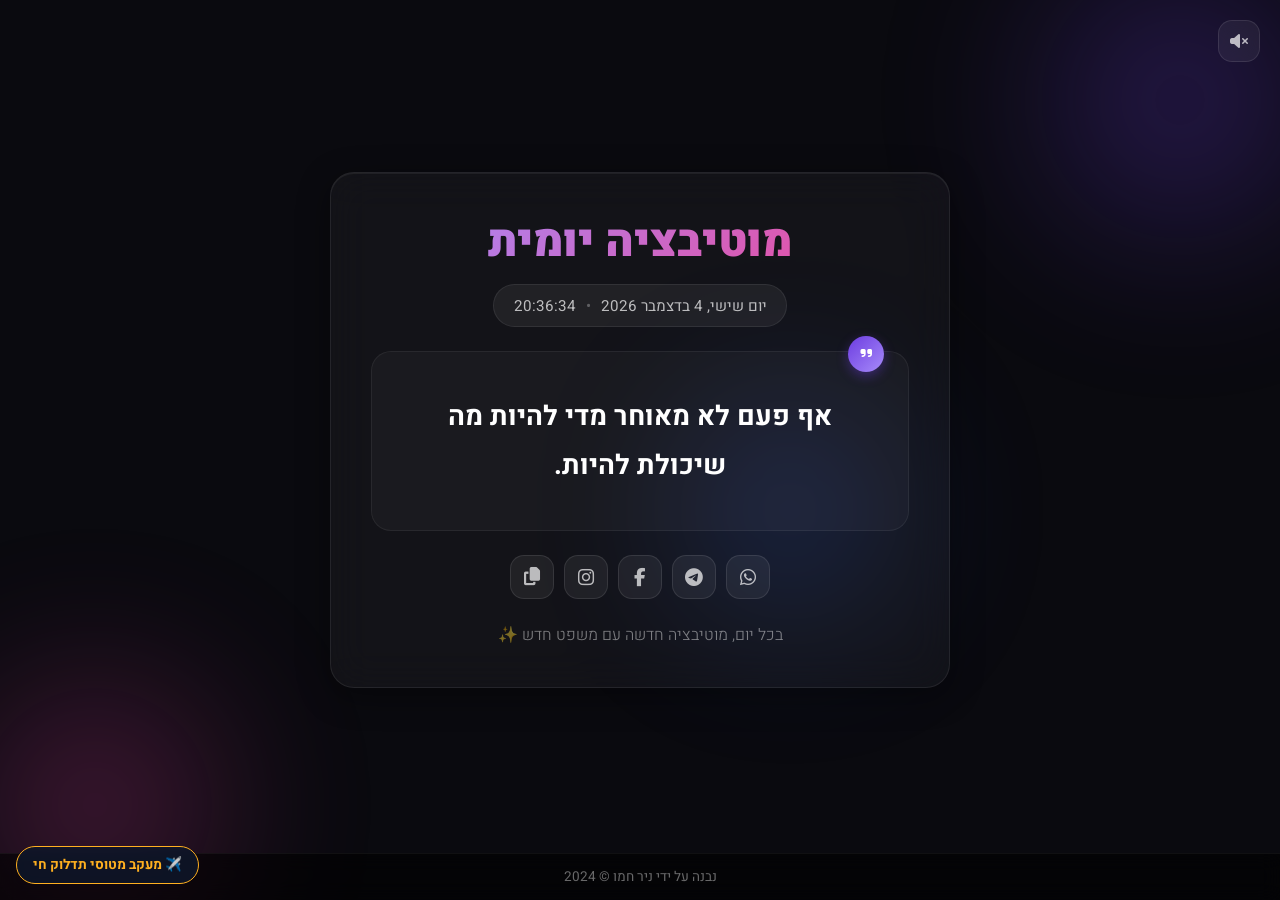
<file: index.html>
<!DOCTYPE html>
<html dir="rtl" lang="he">
<head>
    <meta charset="UTF-8">
    <meta name="viewport" content="width=device-width, initial-scale=1.0">
    <title>משפטי מוטיבציה יומיים</title>
    <link rel="stylesheet" href="style.css">
    <link rel="stylesheet" href="https://cdnjs.cloudflare.com/ajax/libs/font-awesome/6.5.1/css/all.min.css">
    <link href="https://fonts.googleapis.com/css2?family=Heebo:wght@300;400;700;900&display=swap" rel="stylesheet">
</head>
<body>
    <div class="bg-animation">
        <div class="orb orb-1"></div>
        <div class="orb orb-2"></div>
        <div class="orb orb-3"></div>
    </div>

    <div class="music-controls">
        <button id="toggleMusic" title="מוזיקה"><i class="fas fa-volume-up"></i></button>
    </div>

    <div class="container">
        <div class="header-section">
            <h1 class="main-title">מוטיבציה יומית</h1>
            <div class="datetime-box">
                <span id="current-date"></span>
                <span class="datetime-separator">•</span>
                <span id="current-time"></span>
            </div>
        </div>

        <div class="quote-container">
            <div class="quote-icon"><i class="fas fa-quote-right"></i></div>
            <div class="quote-box">
                <div class="quote hebrew"></div>
            </div>
        </div>
        
        <div class="share-buttons">
            <button onclick="shareQuote('whatsapp')" class="share-btn whatsapp" title="שתף בוואטסאפ">
                <i class="fab fa-whatsapp"></i>
            </button>
            <button onclick="shareQuote('telegram')" class="share-btn telegram" title="שתף בטלגרם">
                <i class="fab fa-telegram"></i>
            </button>
            <button onclick="shareQuote('facebook')" class="share-btn facebook" title="שתף בפייסבוק">
                <i class="fab fa-facebook-f"></i>
            </button>
            <button onclick="shareQuote('instagram')" class="share-btn instagram" title="שתף באינסטגרם">
                <i class="fab fa-instagram"></i>
            </button>
            <button onclick="copyQuote()" class="share-btn copy" title="העתק">
                <i class="fas fa-copy"></i>
            </button>
        </div>

        <p class="subtitle">בכל יום, מוטיבציה חדשה עם משפט חדש ✨</p>
    </div>

    <a class="tracker-link" href="tanker-tracker.html" title="מעקב חי אחרי מטוסי תדלוק ובכירים של ארה&quot;ב" style="position:fixed;bottom:16px;left:16px;z-index:50;background:rgba(15,23,42,.85);color:#ffb020;border:1px solid #ffb020;border-radius:999px;padding:8px 16px;font-size:.85rem;font-weight:700;text-decoration:none;backdrop-filter:blur(4px)">✈️ מעקב מטוסי תדלוק חי</a>

    <footer class="credit">נבנה על ידי ניר חמו &copy; 2024</footer>

    <audio id="backgroundMusic" loop autoplay>
        <source src="https://www.chosic.com/wp-content/uploads/2021/07/purrple-cat-green-tea.mp3" type="audio/mpeg">
    </audio>
    <script src="script.js"></script>
</body>
</html>
</file>
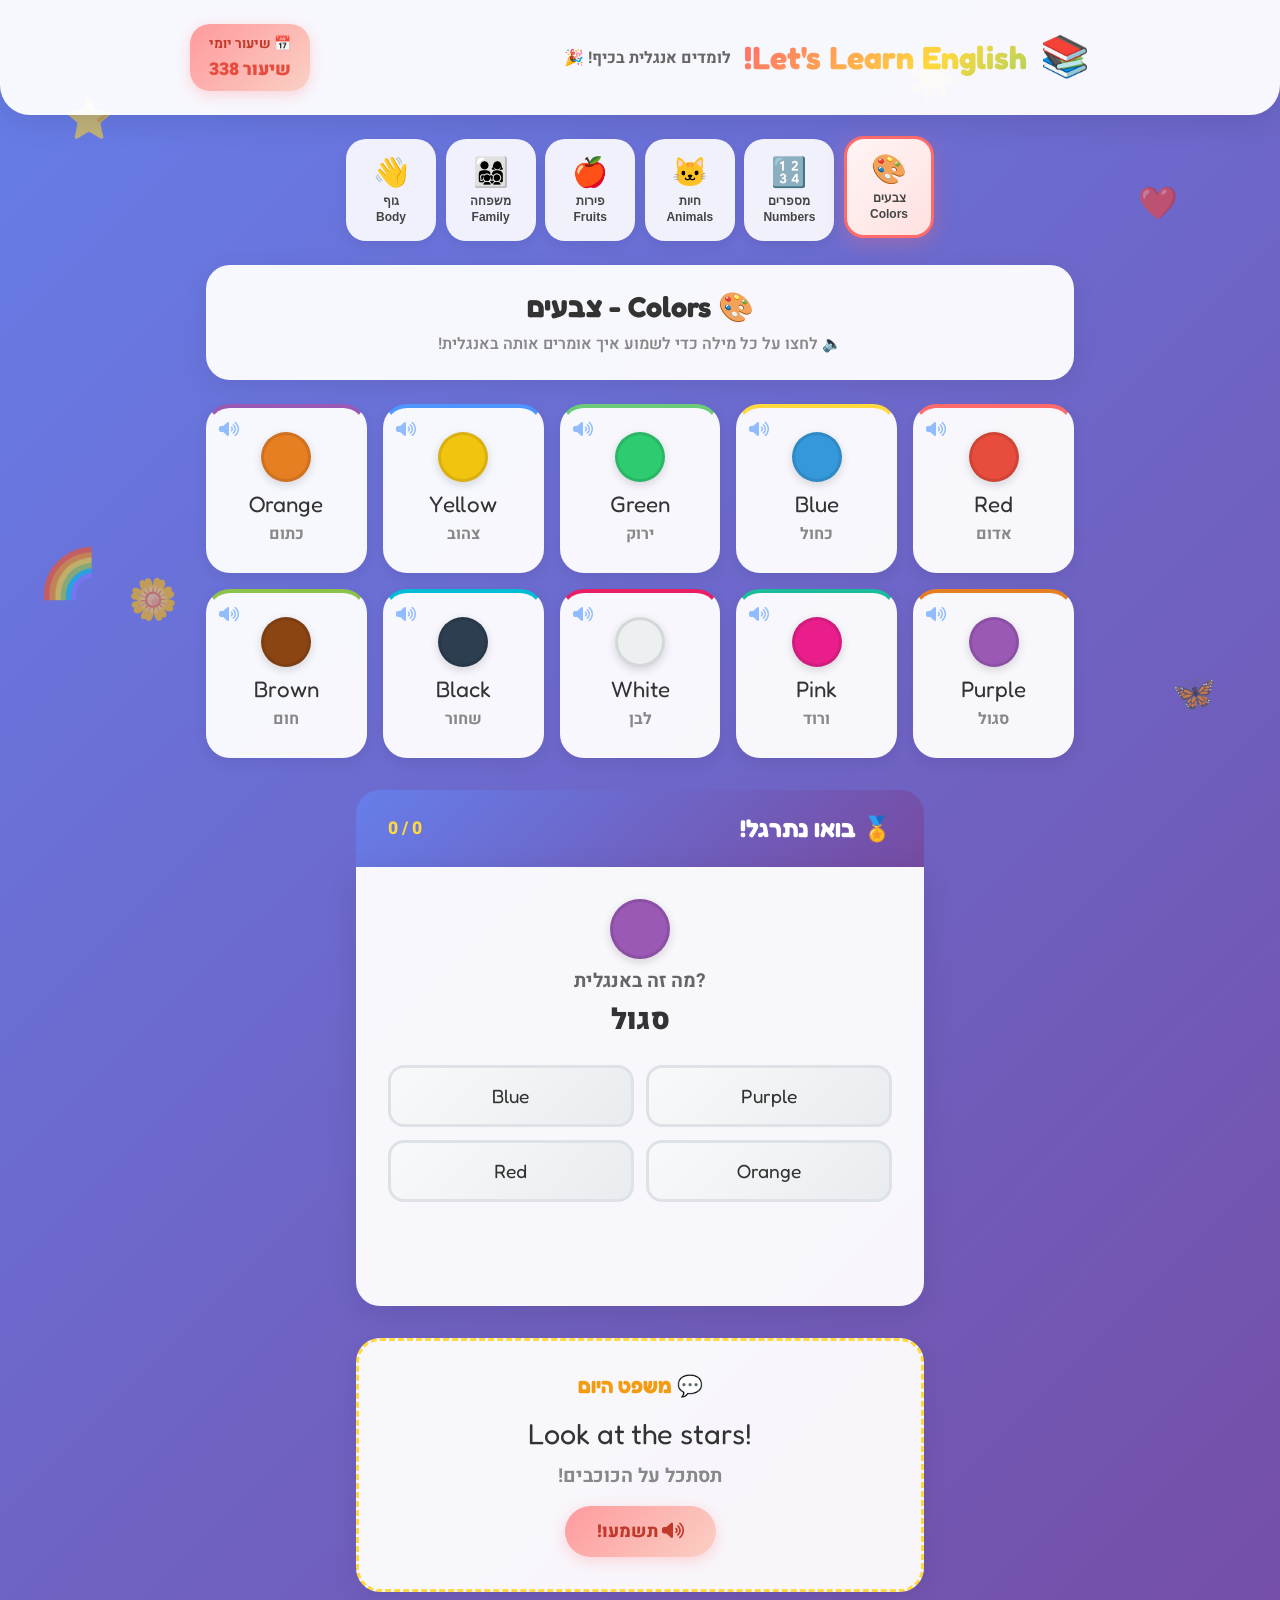
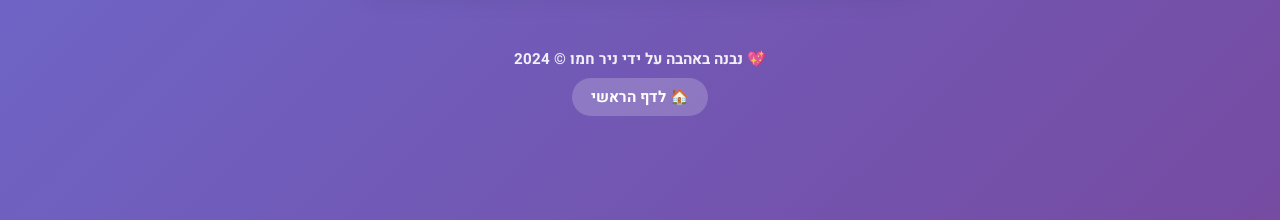
<file: kids-english.html>
<!DOCTYPE html>
<html lang="he" dir="rtl">
<head>
    <meta charset="UTF-8">
    <meta name="viewport" content="width=device-width, initial-scale=1.0">
    <title>Let's Learn English! - לומדים אנגלית</title>
    <link rel="stylesheet" href="kids-style.css">
    <link rel="stylesheet" href="https://cdnjs.cloudflare.com/ajax/libs/font-awesome/6.5.1/css/all.min.css">
    <link href="https://fonts.googleapis.com/css2?family=Heebo:wght@400;700;900&family=Fredoka+One&family=Nunito:wght@400;700;800;900&display=swap" rel="stylesheet">
</head>
<body>
    <!-- Floating decorations -->
    <div class="floating-decorations">
        <div class="floating-shape shape-star">&#11088;</div>
        <div class="floating-shape shape-heart">&#10084;&#65039;</div>
        <div class="floating-shape shape-rainbow">&#127752;</div>
        <div class="floating-shape shape-sun">&#9728;&#65039;</div>
        <div class="floating-shape shape-butterfly">&#129419;</div>
        <div class="floating-shape shape-flower">&#127804;</div>
    </div>

    <!-- Header -->
    <header class="main-header">
        <div class="header-content">
            <div class="logo-area">
                <span class="logo-emoji">&#128218;</span>
                <h1 class="site-title">Let's Learn English!</h1>
                <p class="site-subtitle">לומדים אנגלית בכיף! &#127881;</p>
            </div>
            <div class="day-info">
                <div class="day-badge">
                    <span class="day-label">&#128197; שיעור יומי</span>
                    <span id="lesson-number" class="lesson-num">שיעור 1</span>
                </div>
            </div>
        </div>
    </header>

    <!-- Navigation - Lesson Topics -->
    <nav class="topics-nav">
        <button class="topic-btn active" data-topic="0" onclick="switchTopic(0)">
            <span class="topic-icon">&#127912;</span>
            <span class="topic-name">צבעים<br>Colors</span>
        </button>
        <button class="topic-btn" data-topic="1" onclick="switchTopic(1)">
            <span class="topic-icon">&#128290;</span>
            <span class="topic-name">מספרים<br>Numbers</span>
        </button>
        <button class="topic-btn" data-topic="2" onclick="switchTopic(2)">
            <span class="topic-icon">&#128049;</span>
            <span class="topic-name">חיות<br>Animals</span>
        </button>
        <button class="topic-btn" data-topic="3" onclick="switchTopic(3)">
            <span class="topic-icon">&#127822;</span>
            <span class="topic-name">פירות<br>Fruits</span>
        </button>
        <button class="topic-btn" data-topic="4" onclick="switchTopic(4)">
            <span class="topic-icon">&#128104;&#8205;&#128105;&#8205;&#128103;&#8205;&#128102;</span>
            <span class="topic-name">משפחה<br>Family</span>
        </button>
        <button class="topic-btn" data-topic="5" onclick="switchTopic(5)">
            <span class="topic-icon">&#128075;</span>
            <span class="topic-name">גוף<br>Body</span>
        </button>
    </nav>

    <!-- Main Lesson Area -->
    <main class="lesson-area">
        <div class="lesson-header">
            <h2 id="lesson-title" class="lesson-title">&#127912; Colors - צבעים</h2>
            <p class="lesson-instruction">&#128264; לחצו על כל מילה כדי לשמוע איך אומרים אותה באנגלית!</p>
        </div>

        <div id="words-grid" class="words-grid">
            <!-- Words will be inserted by JS -->
        </div>
    </main>

    <!-- Quiz Section -->
    <section class="quiz-section" id="quiz-section">
        <div class="quiz-header">
            <h2 class="quiz-title">&#127941; בואו נתרגל!</h2>
            <div class="score-display">
                <span class="score-stars" id="score-stars"></span>
                <span class="score-text" id="score-text">0 / 0</span>
            </div>
        </div>
        <div class="quiz-content">
            <div class="quiz-question" id="quiz-question">
                <div class="quiz-emoji" id="quiz-emoji">&#128049;</div>
                <p class="quiz-prompt" id="quiz-prompt">מה זה באנגלית?</p>
                <p class="quiz-hebrew-word" id="quiz-hebrew-word">חתול</p>
            </div>
            <div class="quiz-options" id="quiz-options">
                <!-- Options will be inserted by JS -->
            </div>
            <div class="quiz-feedback" id="quiz-feedback"></div>
            <button class="quiz-next-btn" id="quiz-next-btn" onclick="nextQuestion()">
                השאלה הבאה &#10145;&#65039;
            </button>
        </div>
    </section>

    <!-- Daily Sentence -->
    <section class="daily-sentence">
        <div class="sentence-card">
            <h3 class="sentence-label">&#128172; משפט היום</h3>
            <p class="sentence-english" id="daily-sentence-en"></p>
            <p class="sentence-hebrew" id="daily-sentence-he"></p>
            <button class="listen-btn" onclick="speakDailySentence()">
                <i class="fas fa-volume-up"></i> תשמעו!
            </button>
        </div>
    </section>

    <!-- Footer -->
    <footer class="kids-footer">
        <p>&#128150; נבנה באהבה על ידי ניר חמו &copy; 2024</p>
        <a href="index.html" class="back-link">&#127968; לדף הראשי</a>
    </footer>

    <script src="kids-script.js"></script>
</body>
</html>
</file>
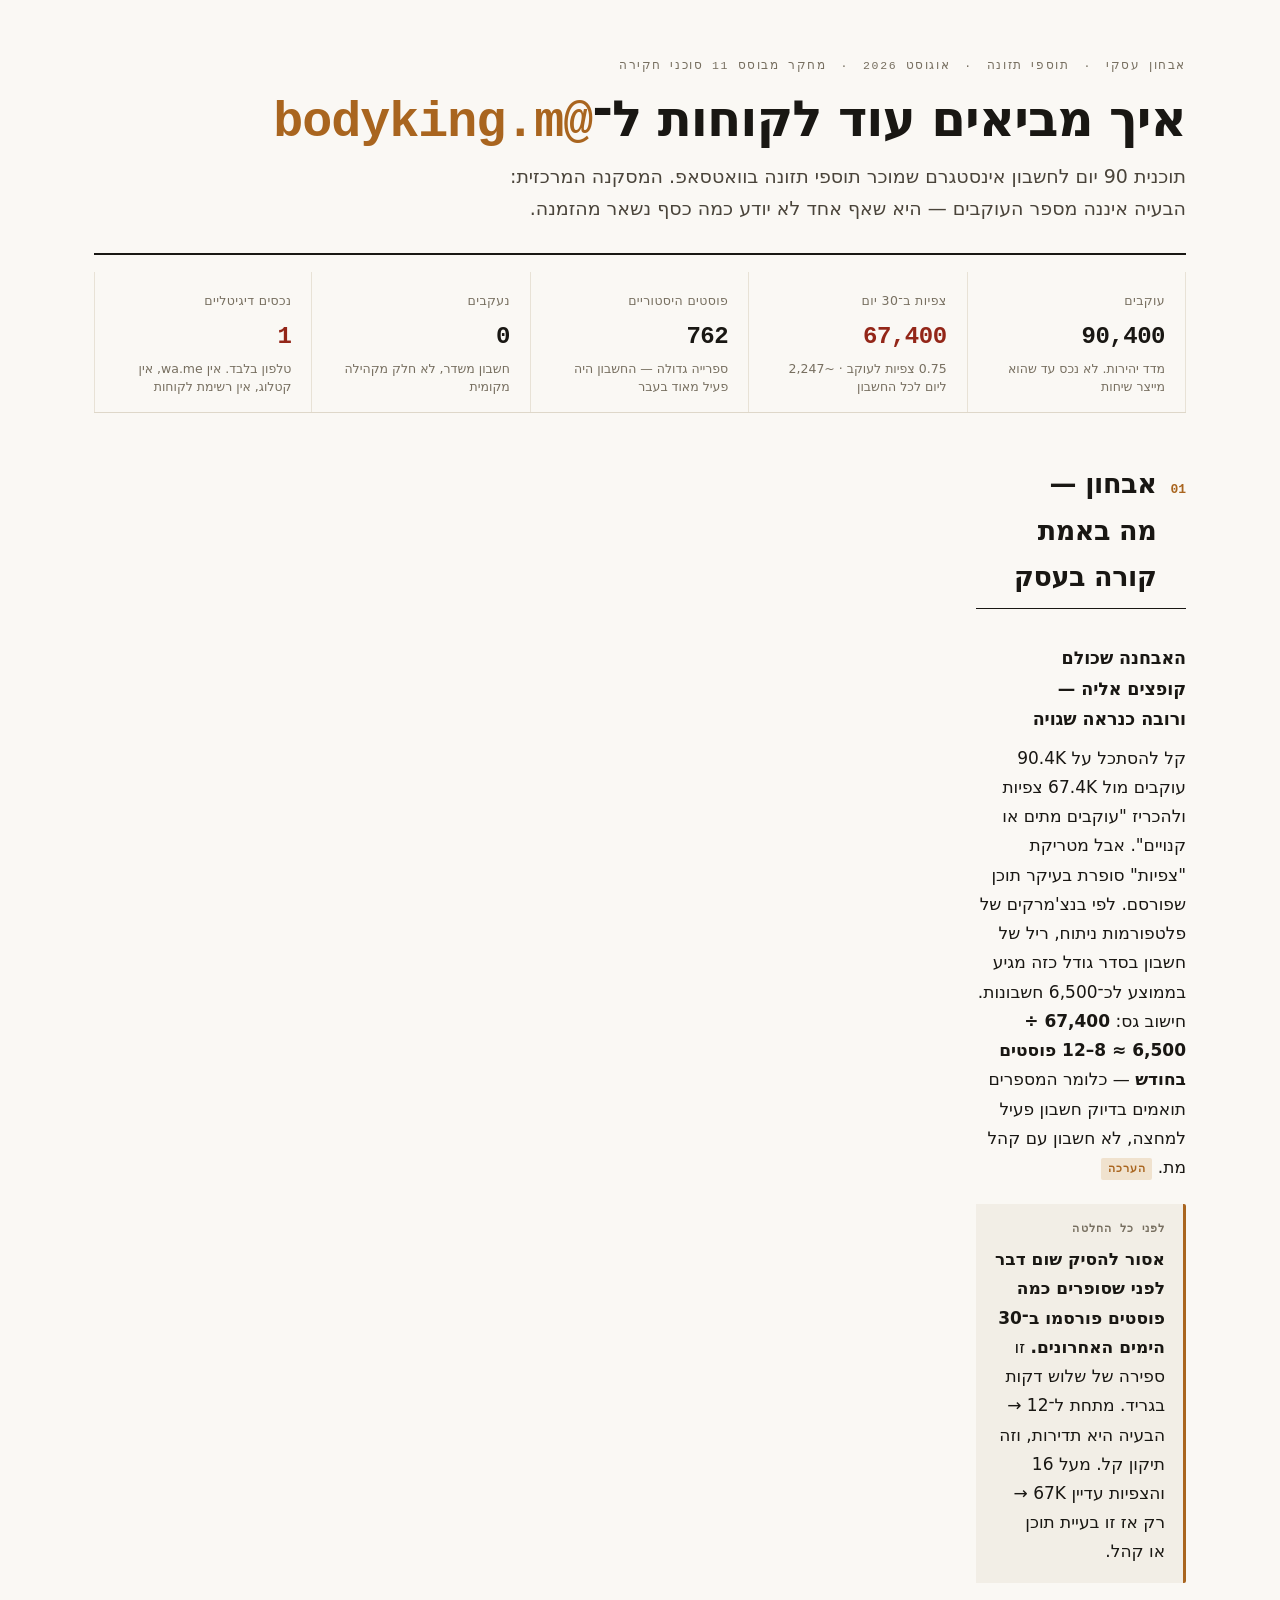
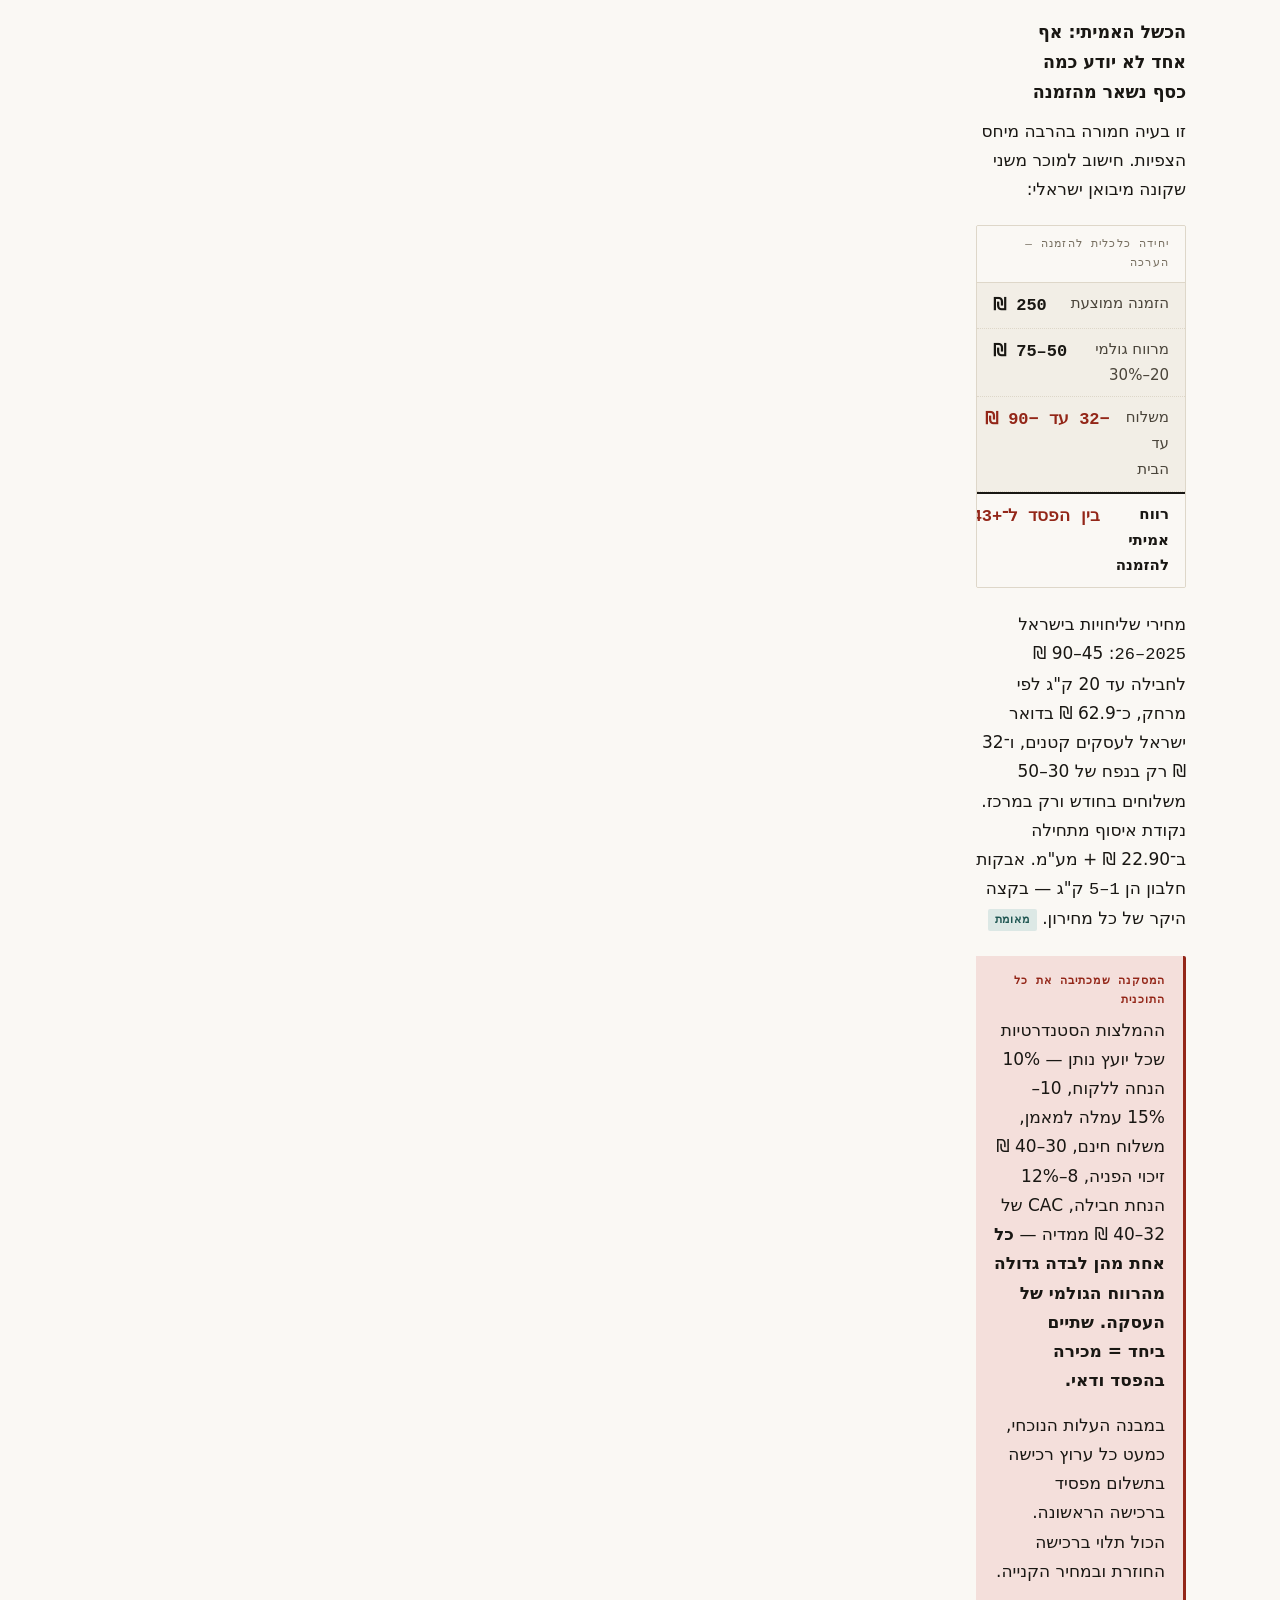
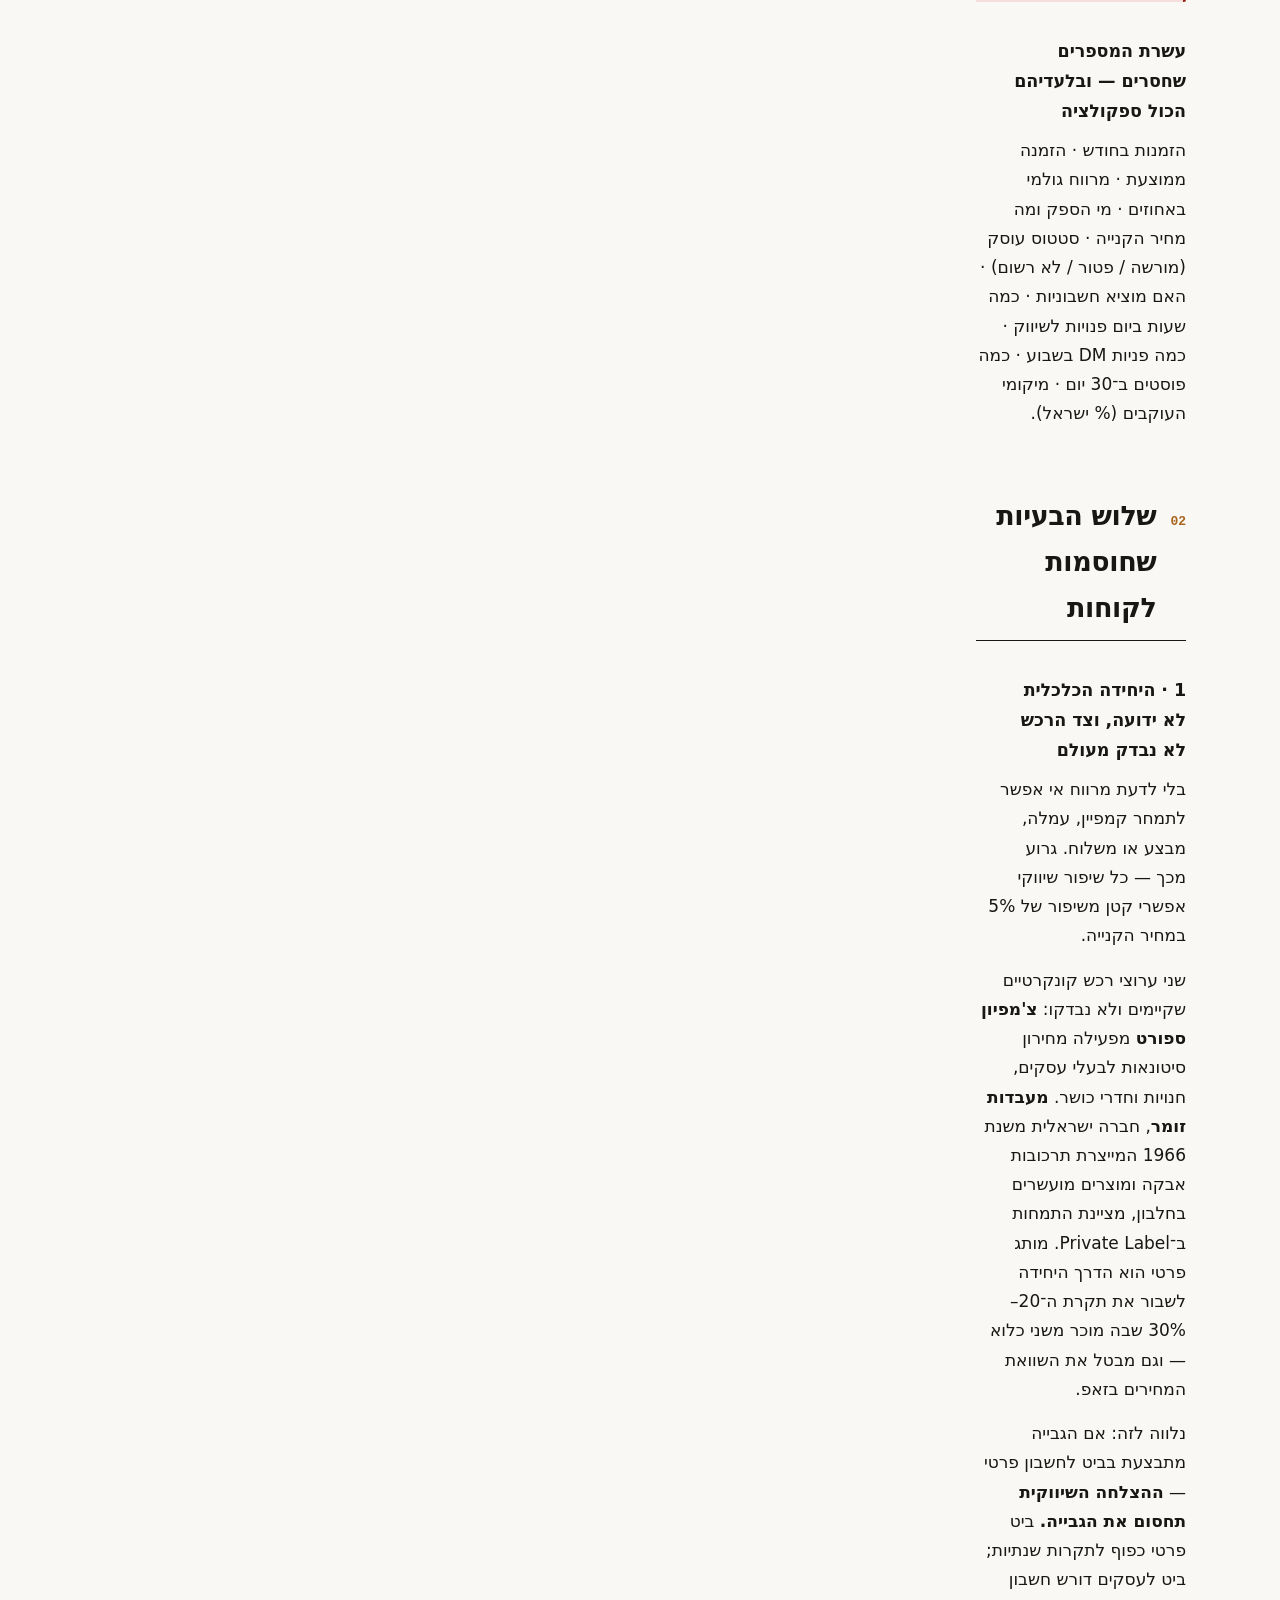
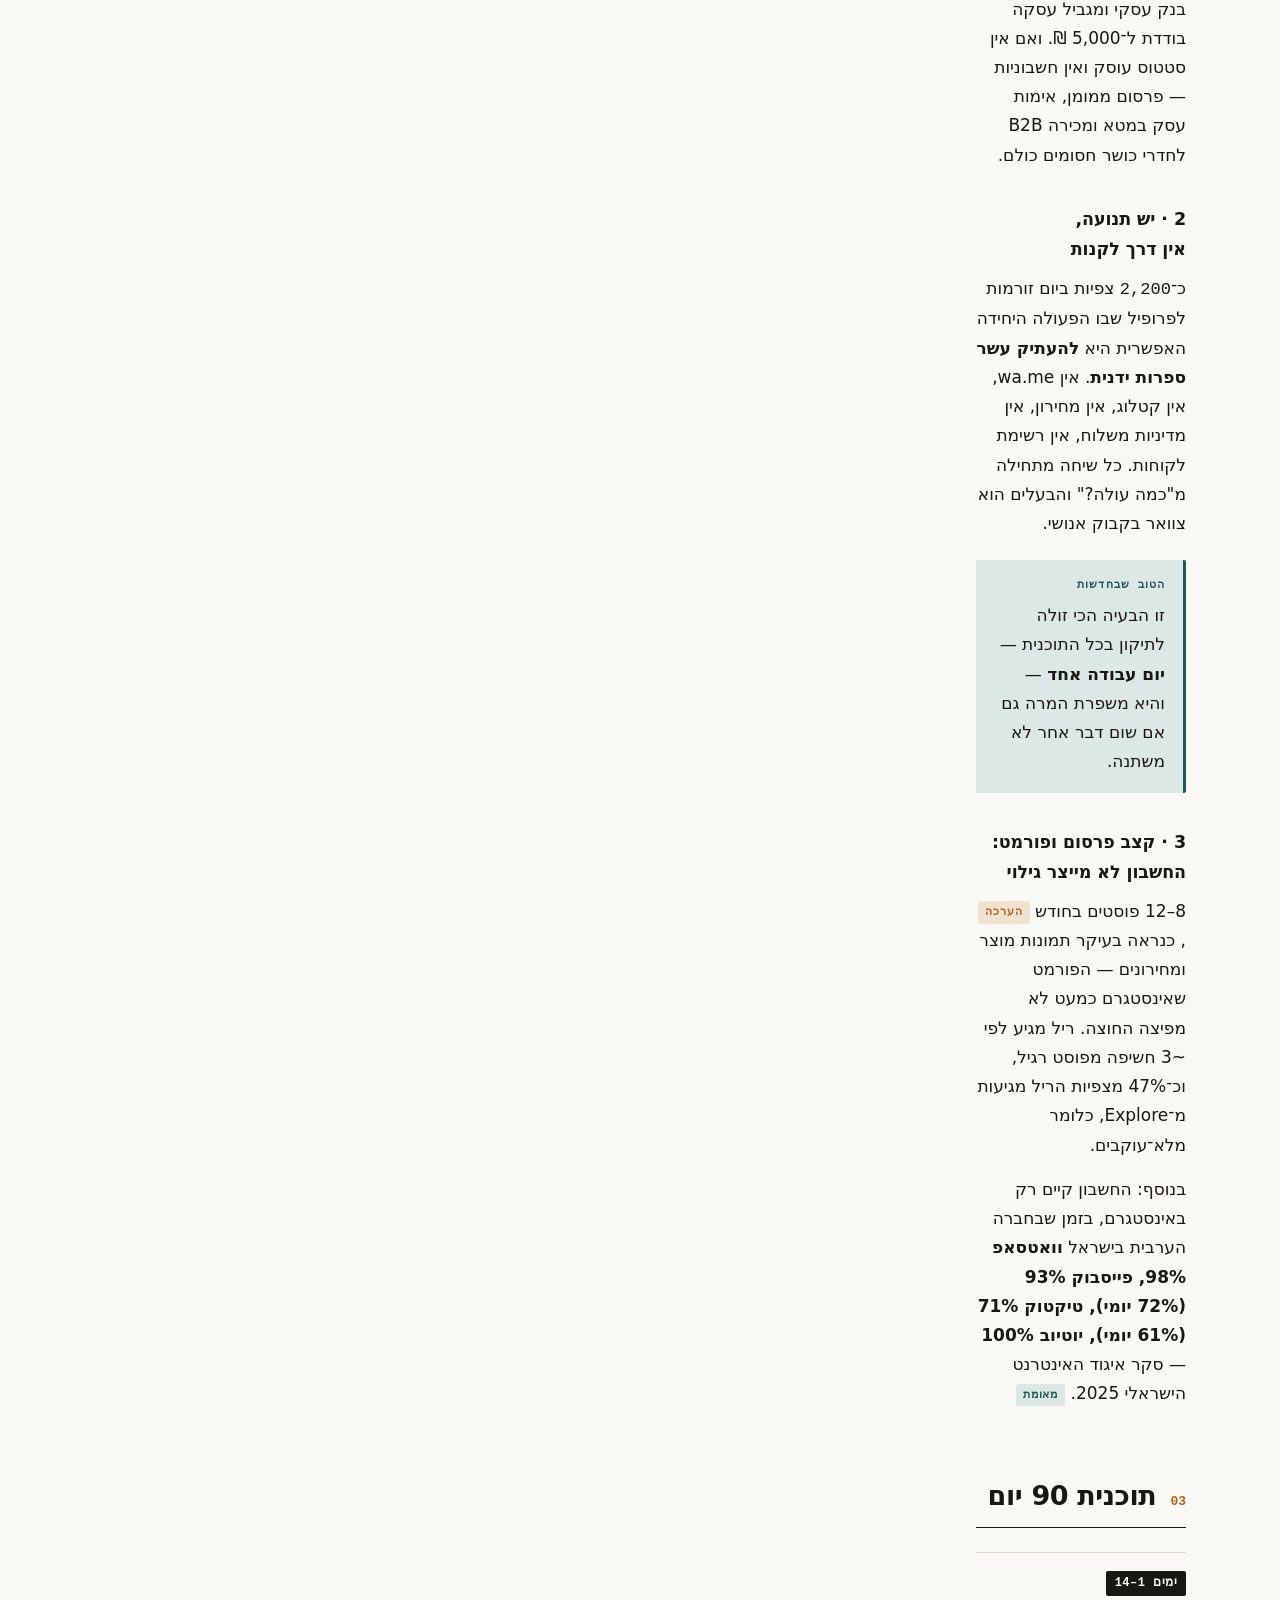
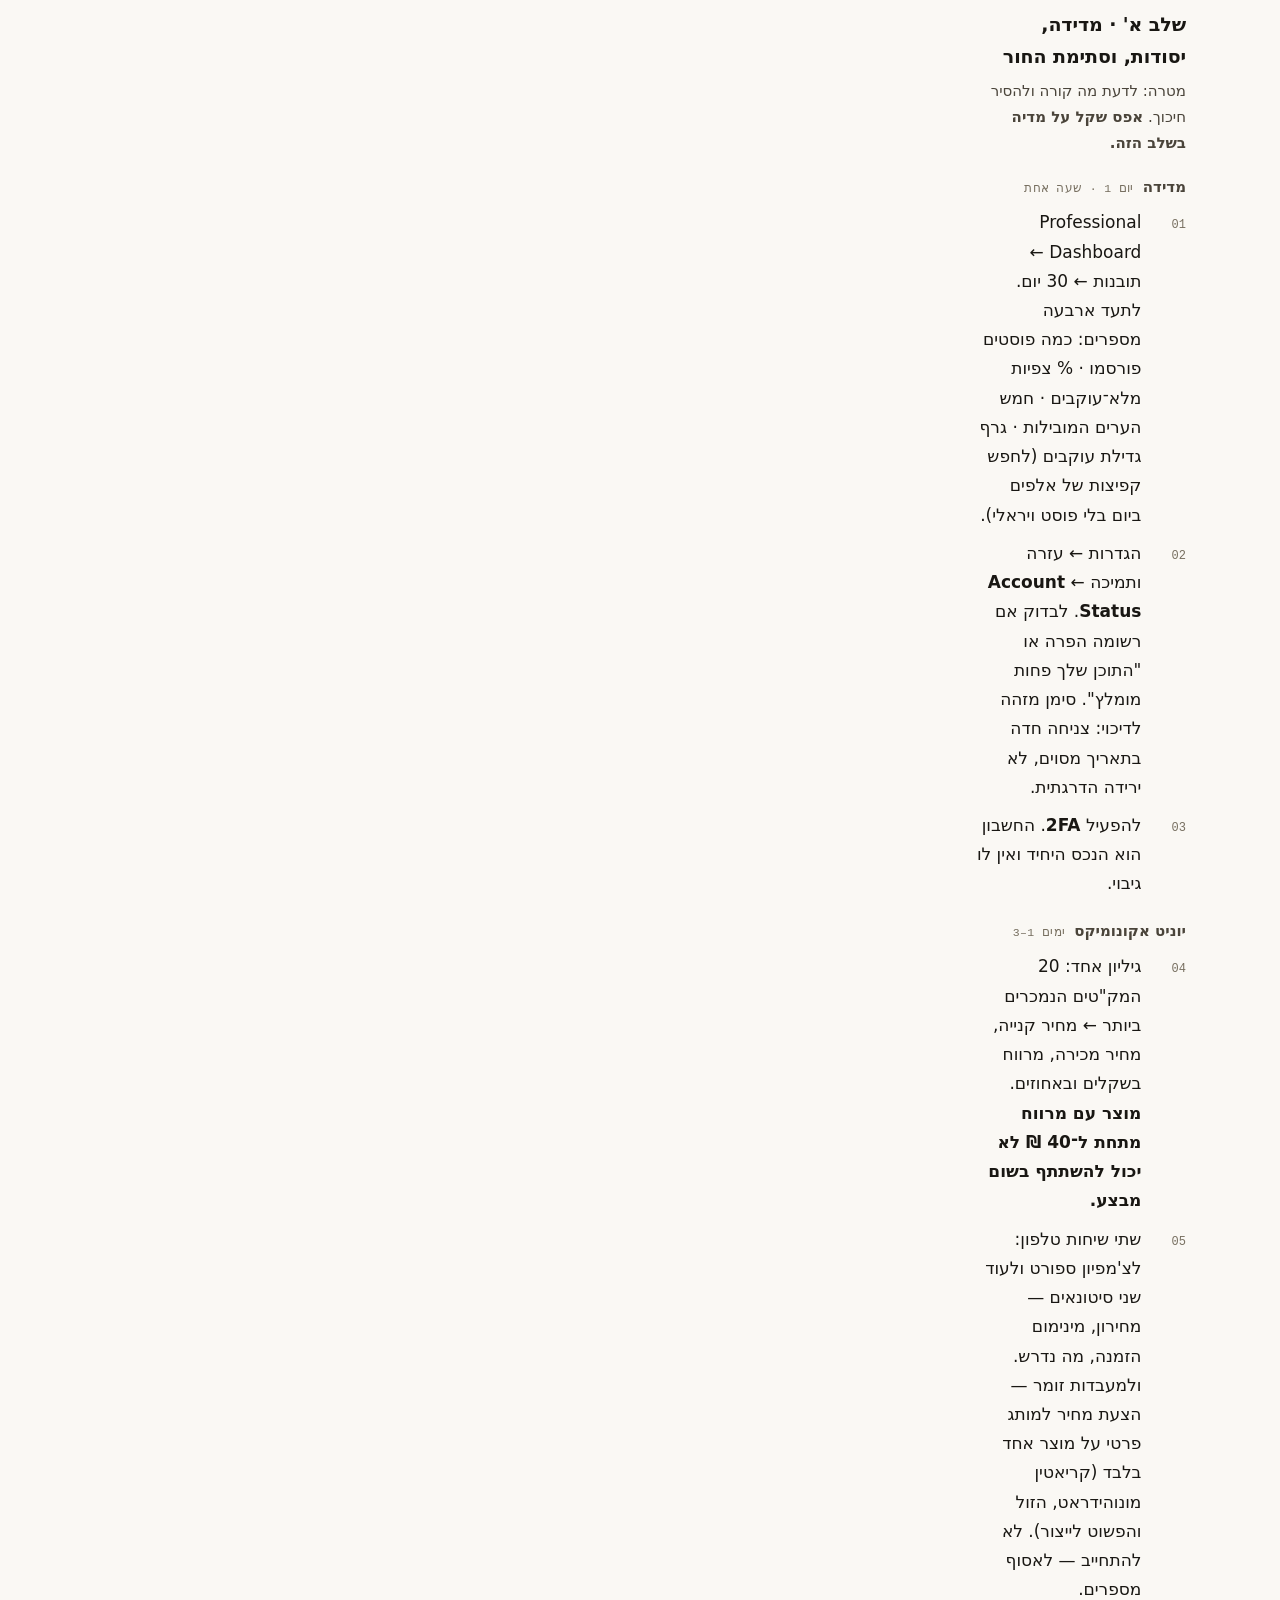
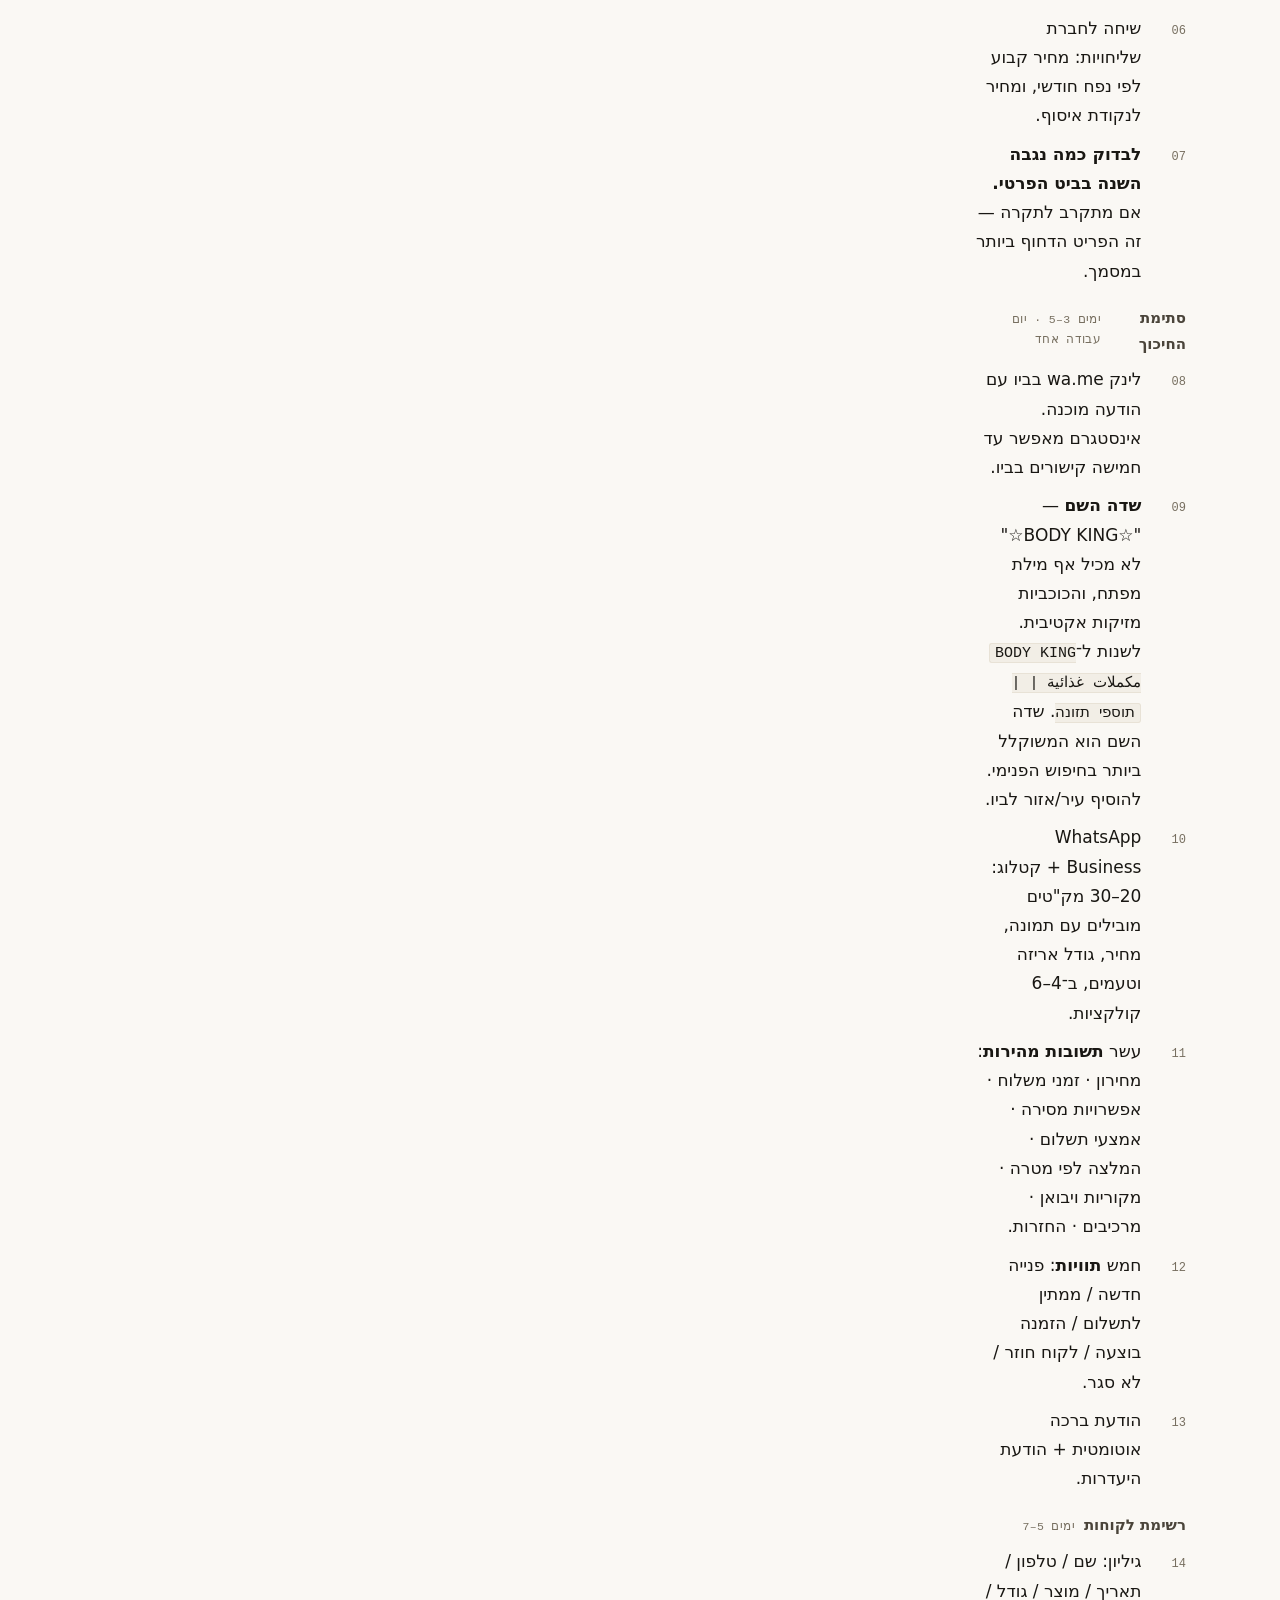
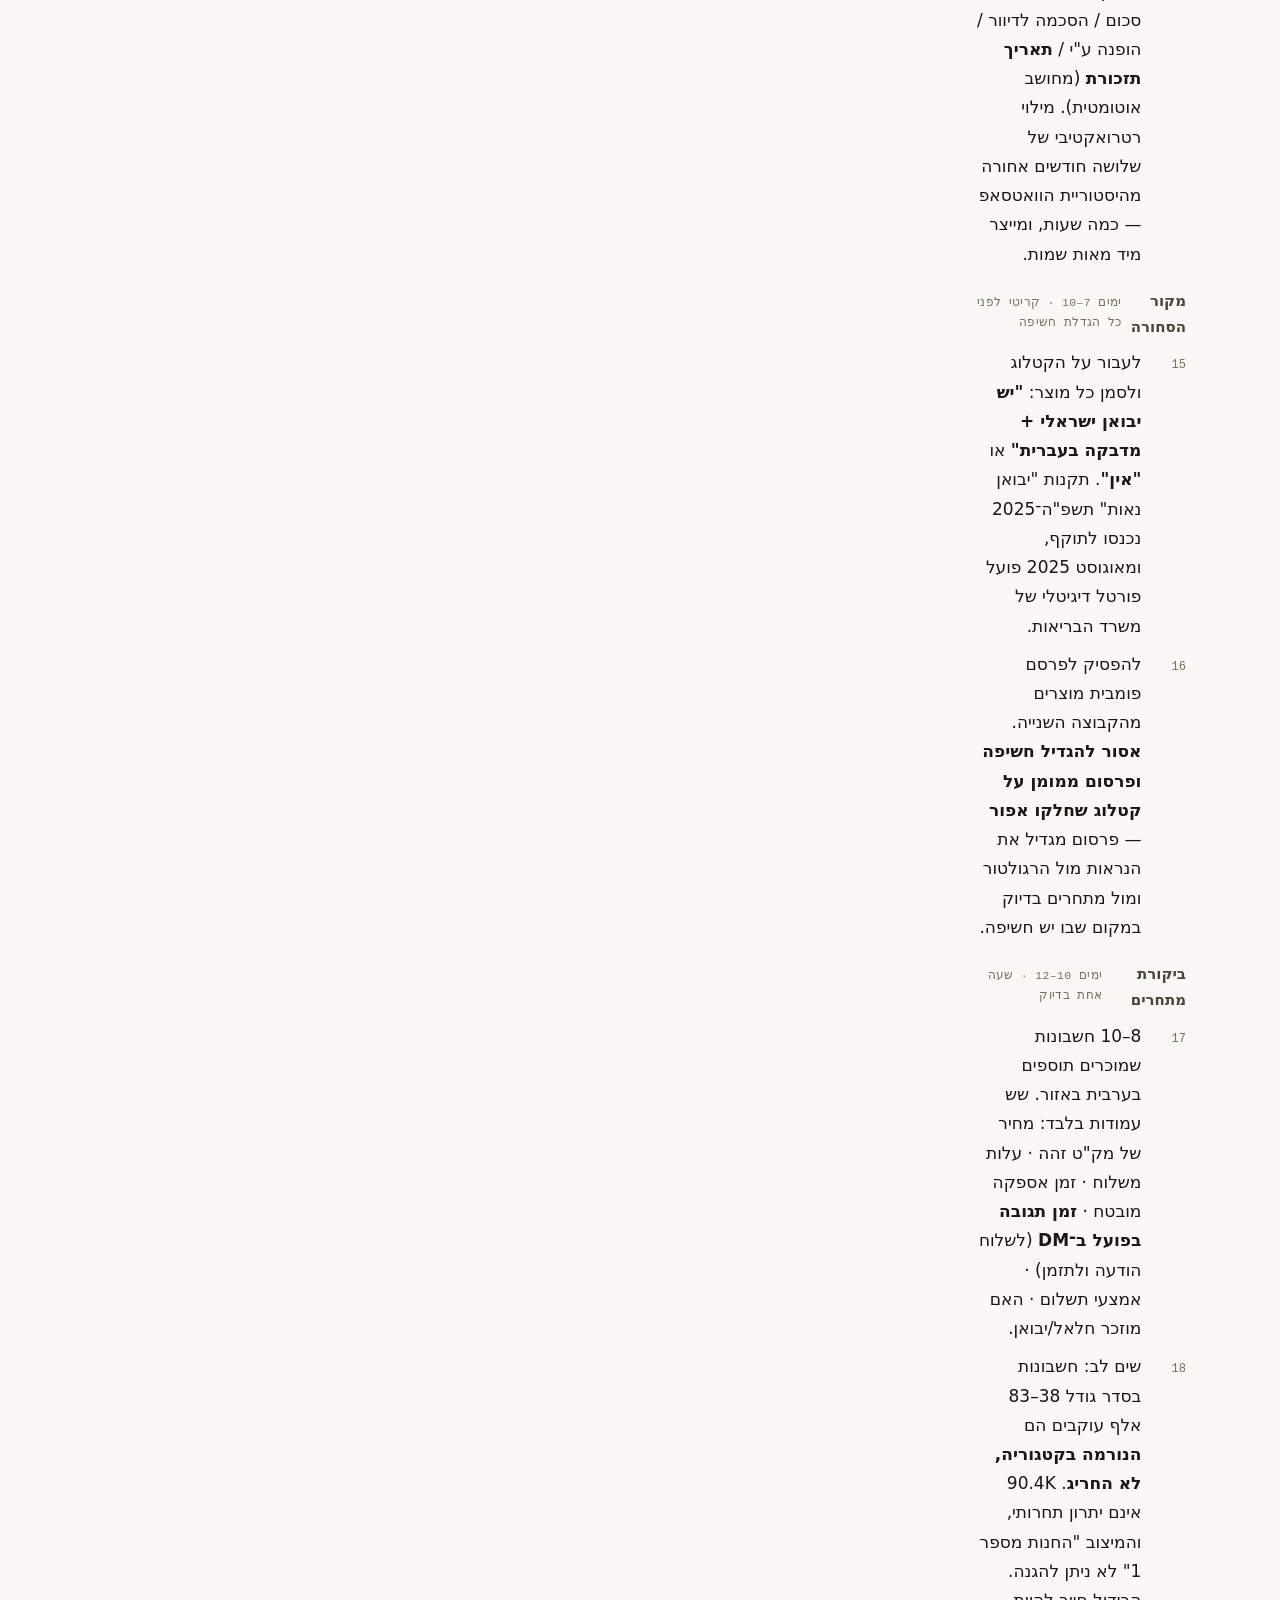
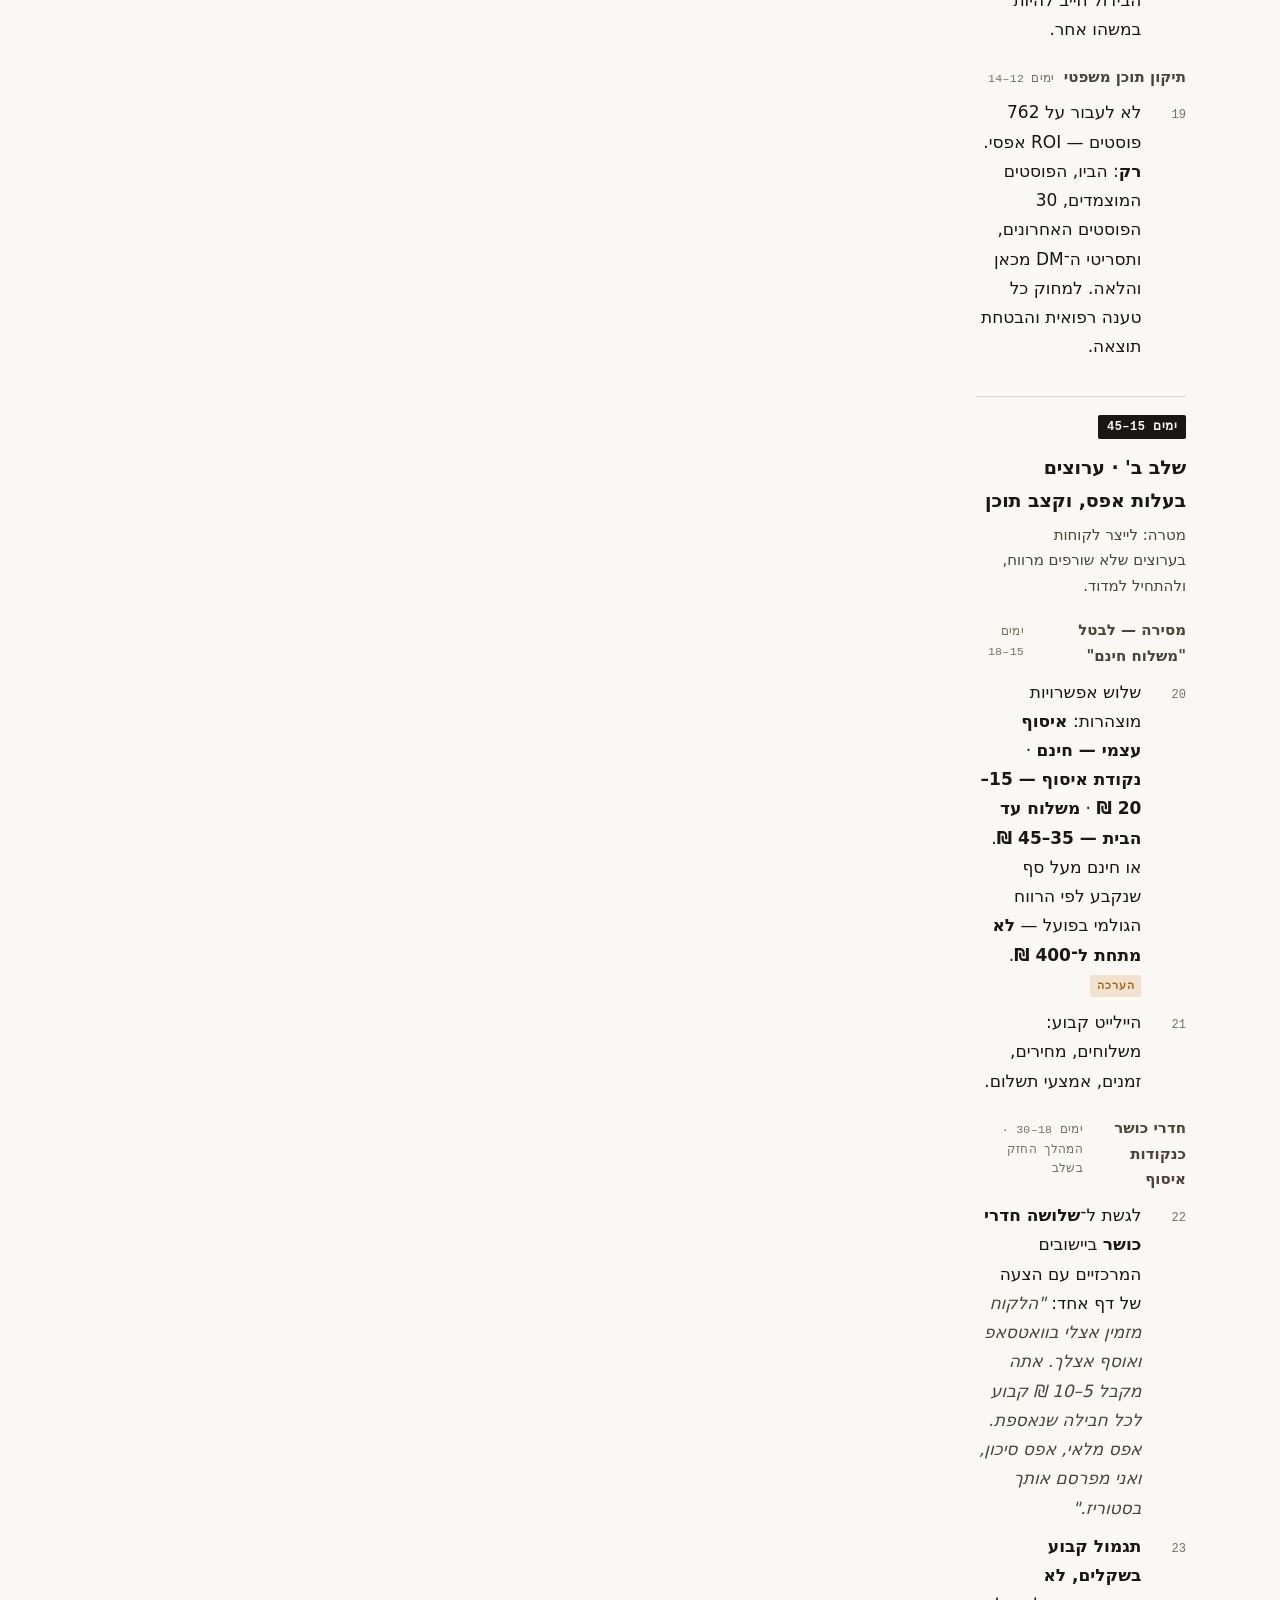
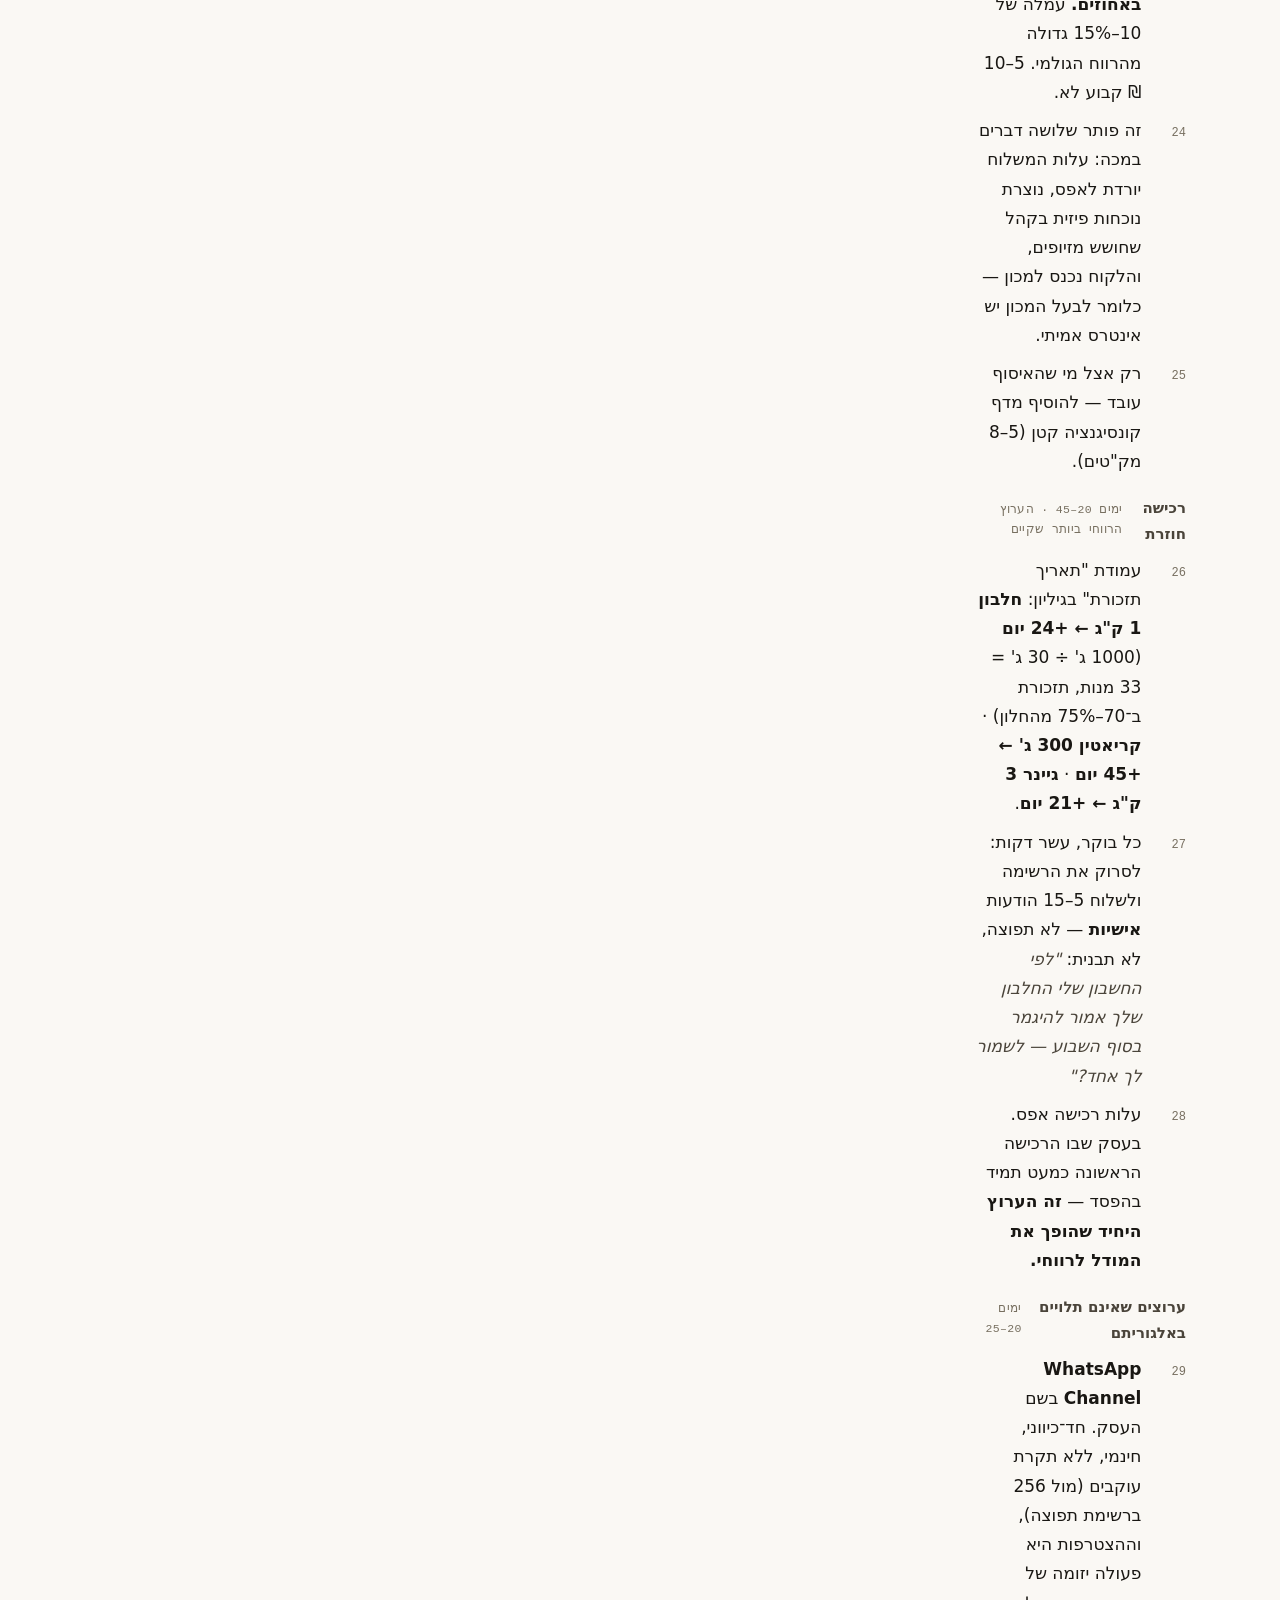
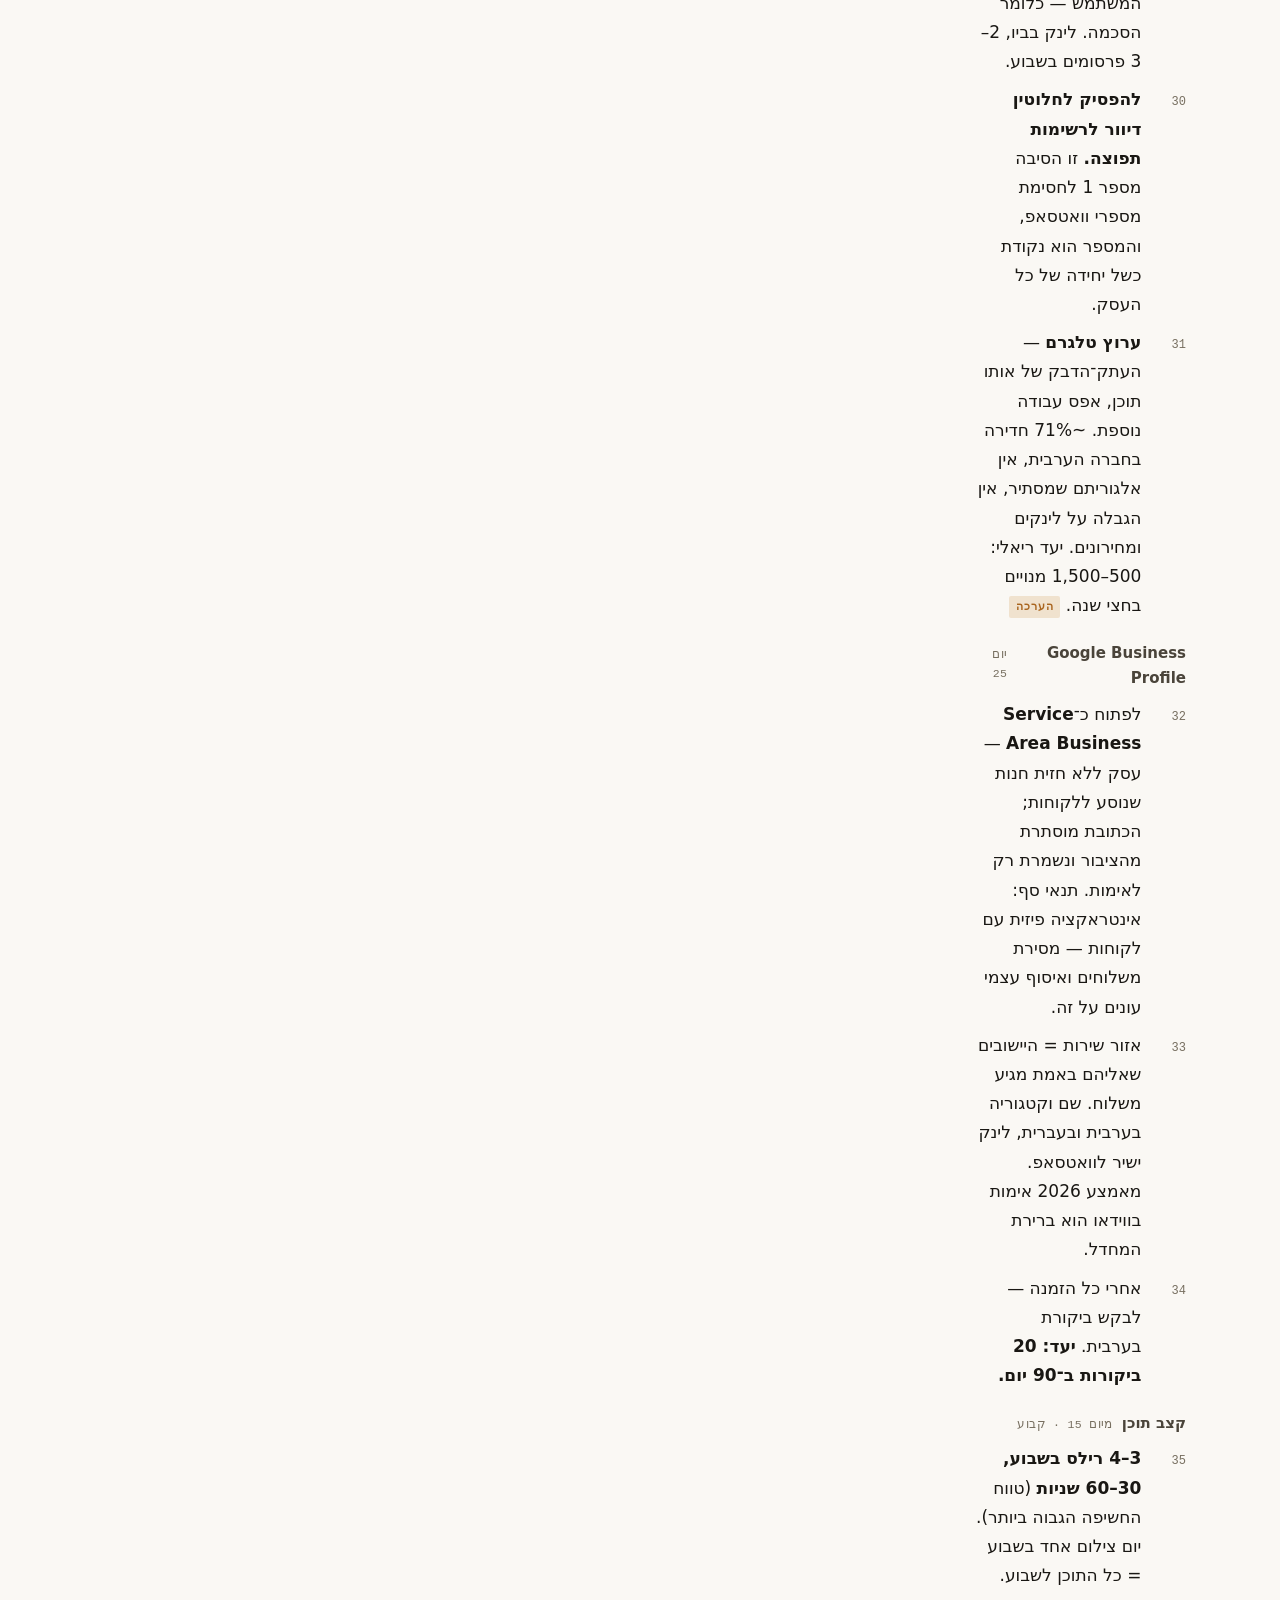
<file: docs/bodyking-plan.html>
<!doctype html>
<html lang="he" dir="rtl">
<head>
<meta charset="utf-8">
<meta name="viewport" content="width=device-width,initial-scale=1">
<title>BODY KING — תוכנית רכישת לקוחות ל-90 יום</title>
<style>
  :root{
    direction: rtl;
    --bone:#FAF8F4; --bone-2:#F2EEE6; --rule:#DED7C9; --rule-soft:#E8E2D6;
    --ink:#191713; --ink-2:#4A443A; --ink-3:#776F60;
    --amber:#A9651F; --amber-soft:#F0E2CE;
    --pine:#1F5652; --pine-soft:#DCE8E5;
    --crit:#932618; --crit-soft:#F4DFDB;
    --good:#3A6440;
    --shadow: 0 1px 0 var(--rule-soft);
    --sans:"Assistant","Noto Sans Hebrew","Arial Hebrew","Segoe UI",system-ui,sans-serif;
    --mono:ui-monospace,"SF Mono",SFMono-Regular,Menlo,Consolas,monospace;
    --measure: 66ch;
  }
  @media (prefers-color-scheme: dark){
    :root{
      --bone:#131211; --bone-2:#1B1917; --rule:#332F2A; --rule-soft:#262320;
      --ink:#E9E3D8; --ink-2:#B3ABA0; --ink-3:#877F73;
      --amber:#D79447; --amber-soft:#2C2117;
      --pine:#79B8B0; --pine-soft:#152522;
      --crit:#DC7B6B; --crit-soft:#2A1815;
      --good:#7FAE83;
      --shadow: 0 1px 0 var(--rule-soft);
    }
  }
  :root[data-theme="dark"]{
    --bone:#131211; --bone-2:#1B1917; --rule:#332F2A; --rule-soft:#262320;
    --ink:#E9E3D8; --ink-2:#B3ABA0; --ink-3:#877F73;
    --amber:#D79447; --amber-soft:#2C2117;
    --pine:#79B8B0; --pine-soft:#152522;
    --crit:#DC7B6B; --crit-soft:#2A1815;
    --good:#7FAE83;
  }
  :root[data-theme="light"]{
    --bone:#FAF8F4; --bone-2:#F2EEE6; --rule:#DED7C9; --rule-soft:#E8E2D6;
    --ink:#191713; --ink-2:#4A443A; --ink-3:#776F60;
    --amber:#A9651F; --amber-soft:#F0E2CE;
    --pine:#1F5652; --pine-soft:#DCE8E5;
    --crit:#932618; --crit-soft:#F4DFDB;
    --good:#3A6440;
  }

  *{box-sizing:border-box}
  body{
    margin:0; background:var(--bone); color:var(--ink);
    font-family:var(--sans); font-size:17px; line-height:1.72;
    -webkit-font-smoothing:antialiased;
  }
  .wrap{max-width:1140px;margin:0 auto;padding:0 24px 96px}

  /* ---------- masthead ---------- */
  .mast{padding:56px 0 28px;border-bottom:2px solid var(--ink)}
  .eyebrow{
    font-family:var(--mono);font-size:11.5px;letter-spacing:.14em;text-transform:uppercase;
    color:var(--ink-3);display:flex;gap:14px;flex-wrap:wrap;align-items:center;
  }
  .eyebrow span{white-space:nowrap}
  h1{
    font-size:clamp(30px,5.2vw,50px);line-height:1.1;margin:16px 0 10px;
    font-weight:800;letter-spacing:-.02em;text-wrap:balance;
  }
  .dek{font-size:19px;color:var(--ink-2);max-width:60ch;margin:0;text-wrap:pretty}
  .handle{font-family:var(--mono);color:var(--amber);font-weight:600}

  /* ---------- vitals strip ---------- */
  .vitals{
    display:grid;grid-template-columns:repeat(auto-fit,minmax(148px,1fr));
    gap:0;border-bottom:1px solid var(--rule);margin-bottom:40px;
  }
  .vital{padding:18px 20px 16px;border-inline-start:1px solid var(--rule-soft)}
  .vital:last-child{border-inline-end:1px solid var(--rule-soft)}
  .vital dt{font-size:12.5px;color:var(--ink-3);letter-spacing:.03em;margin:0 0 4px}
  .vital dd{
    margin:0;font-family:var(--mono);font-size:24px;font-weight:600;
    font-variant-numeric:tabular-nums;letter-spacing:-.02em;
  }
  .vital small{display:block;font-family:var(--sans);font-size:12.5px;color:var(--ink-3);font-weight:400;margin-top:3px;line-height:1.45}
  .vital.flag dd{color:var(--crit)}

  /* ---------- layout ---------- */
  .cols{display:grid;grid-template-columns:1fr;gap:0}
  @media (min-width:960px){
    .cols{grid-template-columns:210px minmax(0,1fr);gap:48px;align-items:start}
    .rail{position:sticky;top:24px;display:block}
  }
  .rail{display:none;font-family:var(--mono);font-size:12.5px;line-height:1.9}
  .rail ol{list-style:none;margin:0;padding:0;border-inline-start:1px solid var(--rule)}
  .rail a{
    display:block;padding:3px 14px 3px 0;color:var(--ink-3);text-decoration:none;
    border-inline-start:2px solid transparent;margin-inline-start:-1px;
  }
  .rail a:hover,.rail a:focus-visible{color:var(--amber);border-inline-start-color:var(--amber)}
  .rail .folio{color:var(--ink-3);opacity:.6;margin-inline-end:8px}

  /* ---------- sections ---------- */
  section{padding-top:8px;margin-bottom:56px;scroll-margin-top:20px}
  .shead{display:flex;gap:14px;align-items:baseline;border-bottom:1px solid var(--ink);padding-bottom:8px;margin-bottom:24px}
  .folio{font-family:var(--mono);font-size:13px;color:var(--amber);font-weight:600;font-variant-numeric:tabular-nums}
  h2{font-size:clamp(21px,3vw,27px);margin:0;font-weight:750;letter-spacing:-.015em;text-wrap:balance}
  h3{font-size:17.5px;font-weight:700;margin:34px 0 10px;letter-spacing:-.005em;text-wrap:balance}
  h4{font-size:15px;font-weight:700;margin:24px 0 8px;color:var(--ink-2)}
  p{margin:0 0 15px;max-width:var(--measure);text-wrap:pretty}
  ul{max-width:var(--measure);padding-inline-start:20px;margin:0 0 15px}
  li{margin-bottom:7px}
  strong{font-weight:700}
  em{font-style:italic;color:var(--ink-2)}
  code,.num{font-family:var(--mono);font-variant-numeric:tabular-nums}
  code{font-size:.88em;background:var(--bone-2);padding:1px 5px;border-radius:3px;border:1px solid var(--rule-soft)}
  a{color:var(--amber)}
  :focus-visible{outline:2px solid var(--amber);outline-offset:2px}

  /* ---------- estimate chip ---------- */
  .chip{
    display:inline-block;font-family:var(--mono);font-size:10.5px;letter-spacing:.08em;
    text-transform:uppercase;padding:1px 6px;border-radius:2px;vertical-align:.12em;
    background:var(--amber-soft);color:var(--amber);border:1px solid transparent;font-weight:600;
  }
  .chip.fact{background:var(--pine-soft);color:var(--pine)}

  /* ---------- ledger ---------- */
  .ledger{
    max-width:var(--measure);margin:20px 0 22px;border:1px solid var(--rule);
    background:var(--bone-2);border-radius:2px;overflow:hidden;
  }
  .ledger .lhead{
    font-family:var(--mono);font-size:11px;letter-spacing:.11em;text-transform:uppercase;
    color:var(--ink-3);padding:9px 16px;border-bottom:1px solid var(--rule);background:var(--bone);
  }
  .lrow{display:flex;justify-content:space-between;gap:16px;padding:8px 16px;border-bottom:1px dotted var(--rule)}
  .lrow:last-child{border-bottom:0}
  .lrow .lbl{color:var(--ink-2);font-size:15px}
  .lrow .fig{font-family:var(--mono);font-variant-numeric:tabular-nums;font-weight:600;white-space:nowrap}
  .lrow.total{background:var(--bone);border-top:2px solid var(--ink);border-bottom:0}
  .lrow.total .lbl{font-weight:700;color:var(--ink)}
  .lrow.neg .fig{color:var(--crit)}
  .lrow.total .fig{color:var(--crit)}

  /* ---------- callout ---------- */
  .call{
    max-width:var(--measure);margin:22px 0;padding:16px 18px;
    background:var(--bone-2);border-inline-start:3px solid var(--amber);border-radius:0 2px 2px 0;
  }
  .call p:last-child{margin-bottom:0}
  .call.crit{border-inline-start-color:var(--crit);background:var(--crit-soft)}
  .call.ok{border-inline-start-color:var(--pine);background:var(--pine-soft)}
  .call .ctag{
    font-family:var(--mono);font-size:11px;letter-spacing:.1em;text-transform:uppercase;
    color:var(--ink-3);display:block;margin-bottom:6px;font-weight:600;
  }
  .call.crit .ctag{color:var(--crit)}
  .call.ok .ctag{color:var(--pine)}

  /* ---------- tables ---------- */
  .tw{overflow-x:auto;margin:20px 0 24px;border:1px solid var(--rule);border-radius:2px}
  table{border-collapse:collapse;width:100%;min-width:620px;font-size:14.5px;background:var(--bone-2)}
  th,td{padding:9px 13px;text-align:start;border-bottom:1px solid var(--rule-soft);vertical-align:top;line-height:1.55}
  thead th{
    background:var(--bone);font-family:var(--mono);font-size:11px;letter-spacing:.09em;
    text-transform:uppercase;color:var(--ink-3);font-weight:600;border-bottom:1px solid var(--rule);
    position:sticky;top:0;
  }
  tbody tr:last-child td{border-bottom:0}
  td.r{font-family:var(--mono);font-variant-numeric:tabular-nums;white-space:nowrap}
  td.rank{font-family:var(--mono);color:var(--ink-3);width:1%}
  .tier-hi{color:var(--good);font-weight:600}
  .tier-md{color:var(--amber);font-weight:600}
  .tier-lo{color:var(--crit);font-weight:600}

  /* ---------- phase timeline ---------- */
  .phase{margin:0 0 34px;border-top:1px solid var(--rule);padding-top:18px}
  .phase-head{display:flex;gap:12px;align-items:baseline;flex-wrap:wrap;margin-bottom:6px}
  .days{
    font-family:var(--mono);font-size:12px;font-weight:600;letter-spacing:.04em;
    background:var(--ink);color:var(--bone);padding:2px 9px;border-radius:2px;white-space:nowrap;
  }
  .phase-head h3{margin:0;font-size:19px}
  .goal{font-size:15px;color:var(--ink-2);margin:0 0 18px;max-width:var(--measure)}
  .block{margin:0 0 20px;max-width:var(--measure)}
  .block > h4{margin-top:0;display:flex;align-items:baseline;gap:9px}
  .block > h4 .when{font-family:var(--mono);font-size:11.5px;color:var(--ink-3);font-weight:500;letter-spacing:.03em}
  ol.steps{counter-reset:none;list-style:none;margin:0;padding:0}
  ol.steps li{
    display:grid;grid-template-columns:2.1rem 1fr;gap:11px;margin-bottom:9px;align-items:baseline;
  }
  ol.steps li::before{
    content:attr(data-n);font-family:var(--mono);font-size:12px;color:var(--ink-3);
    font-variant-numeric:tabular-nums;text-align:start;padding-top:2px;
  }

  /* ---------- tomorrow cards ---------- */
  .today{display:grid;gap:0;border:1px solid var(--rule);border-radius:2px;overflow:hidden;max-width:var(--measure);margin:22px 0}
  .today .item{padding:15px 18px;border-bottom:1px solid var(--rule-soft);background:var(--bone-2)}
  .today .item:last-child{border-bottom:0}
  .today .top{display:flex;justify-content:space-between;align-items:baseline;gap:12px;margin-bottom:5px}
  .today .top b{font-size:16px}
  .today .cost{font-family:var(--mono);font-size:11.5px;color:var(--ink-3);white-space:nowrap}
  .today p{margin:0;font-size:15px;color:var(--ink-2);max-width:none}
  .snippet{
    display:block;font-family:var(--mono);font-size:12.5px;direction:ltr;text-align:left;
    background:var(--bone);border:1px solid var(--rule);border-radius:2px;
    padding:8px 10px;margin:8px 0;overflow-x:auto;white-space:nowrap;
  }

  /* ---------- do/dont ---------- */
  .dd{display:grid;gap:14px;max-width:var(--measure);margin:18px 0}
  @media (min-width:640px){.dd{grid-template-columns:1fr 1fr}}
  .dd > div{padding:14px 16px;border-radius:2px;border:1px solid var(--rule)}
  .dd .no{background:var(--crit-soft);border-color:color-mix(in srgb,var(--crit) 25%,transparent)}
  .dd .yes{background:var(--pine-soft);border-color:color-mix(in srgb,var(--pine) 25%,transparent)}
  .dd h5{margin:0 0 8px;font-family:var(--mono);font-size:11px;letter-spacing:.1em;text-transform:uppercase}
  .dd .no h5{color:var(--crit)}
  .dd .yes h5{color:var(--pine)}
  .dd ul{margin:0;padding-inline-start:18px;font-size:15px}
  .dd li{margin-bottom:4px}

  /* ---------- closing ---------- */
  .closing{border-top:2px solid var(--ink);padding-top:26px;margin-top:60px}
  ol.big{list-style:none;counter-reset:big;padding:0;margin:20px 0 0;max-width:var(--measure)}
  ol.big li{
    counter-increment:big;display:grid;grid-template-columns:auto 1fr;gap:16px;
    padding:14px 0;border-bottom:1px dotted var(--rule);align-items:baseline;
  }
  ol.big li::before{
    content:counter(big);font-family:var(--mono);font-size:30px;font-weight:700;
    color:var(--amber);line-height:1;
  }
  .foot{
    margin-top:40px;padding-top:18px;border-top:1px solid var(--rule);
    font-size:13.5px;color:var(--ink-3);max-width:var(--measure);
  }
  @media (prefers-reduced-motion:no-preference){
    .rail a{transition:color .15s ease,border-color .15s ease}
  }
</style>
</head>
<body>


<div class="wrap">

  <header class="mast">
    <div class="eyebrow">
      <span>אבחון עסקי</span><span>·</span>
      <span>תוספי תזונה</span><span>·</span>
      <span>אוגוסט 2026</span><span>·</span>
      <span>מחקר מבוסס 11 סוכני חקירה</span>
    </div>
    <h1>איך מביאים עוד לקוחות ל־<span class="handle">@bodyking.m</span></h1>
    <p class="dek">
      תוכנית 90 יום לחשבון אינסטגרם שמוכר תוספי תזונה בוואטסאפ. המסקנה המרכזית:
      הבעיה איננה מספר העוקבים — היא שאף אחד לא יודע כמה כסף נשאר מהזמנה.
    </p>
  </header>

  <dl class="vitals">
    <div class="vital">
      <dt>עוקבים</dt><dd>90,400</dd>
      <small>מדד יהירות. לא נכס עד שהוא מייצר שיחות</small>
    </div>
    <div class="vital flag">
      <dt>צפיות ב־30 יום</dt><dd>67,400</dd>
      <small>0.75 צפיות לעוקב · ~2,247 ליום לכל החשבון</small>
    </div>
    <div class="vital">
      <dt>פוסטים היסטוריים</dt><dd>762</dd>
      <small>ספרייה גדולה — החשבון היה פעיל מאוד בעבר</small>
    </div>
    <div class="vital">
      <dt>נעקבים</dt><dd>0</dd>
      <small>חשבון משדר, לא חלק מקהילה מקומית</small>
    </div>
    <div class="vital flag">
      <dt>נכסים דיגיטליים</dt><dd>1</dd>
      <small>טלפון בלבד. אין <span dir="ltr">wa.me</span>, אין קטלוג, אין רשימת לקוחות</small>
    </div>
  </dl>

  <div class="cols">
    <nav class="rail" aria-label="ניווט בין פרקים">
      <ol>
        <li><a href="#s1"><span class="folio">01</span>אבחון</a></li>
        <li><a href="#s2"><span class="folio">02</span>שלוש החסימות</a></li>
        <li><a href="#s3"><span class="folio">03</span>תוכנית 90 יום</a></li>
        <li><a href="#s4"><span class="folio">04</span>מחר בבוקר</a></li>
        <li><a href="#s5"><span class="folio">05</span>דירוג ערוצים</a></li>
        <li><a href="#s6"><span class="folio">06</span>מדדים</a></li>
        <li><a href="#s7"><span class="folio">07</span>סיכונים ורגולציה</a></li>
      </ol>
    </nav>

    <main>

      <!-- ================= 01 ================= -->
      <section id="s1">
        <div class="shead"><span class="folio">01</span><h2>אבחון — מה באמת קורה בעסק</h2></div>

        <h3>האבחנה שכולם קופצים אליה — ורובה כנראה שגויה</h3>
        <p>
          קל להסתכל על 90.4K עוקבים מול 67.4K צפיות ולהכריז "עוקבים מתים או קנויים". אבל מטריקת
          "צפיות" סופרת בעיקר תוכן שפורסם. לפי בנצ'מרקים של פלטפורמות ניתוח, ריל של חשבון בסדר גודל
          כזה מגיע בממוצע לכ־6,500 חשבונות. חישוב גס:
          <strong>67,400 ÷ 6,500 ≈ 8–12 פוסטים בחודש</strong> — כלומר המספרים תואמים בדיוק חשבון
          פעיל למחצה, לא חשבון עם קהל מת. <span class="chip">הערכה</span>
        </p>

        <div class="call">
          <span class="ctag">לפני כל החלטה</span>
          <p>
            <strong>אסור להסיק שום דבר לפני שסופרים כמה פוסטים פורסמו ב־30 הימים האחרונים.</strong>
            זו ספירה של שלוש דקות בגריד. מתחת ל־12 → הבעיה היא תדירות, וזה תיקון קל.
            מעל 16 והצפיות עדיין 67K → רק אז זו בעיית תוכן או קהל.
          </p>
        </div>

        <h3>הכשל האמיתי: אף אחד לא יודע כמה כסף נשאר מהזמנה</h3>
        <p>
          זו בעיה חמורה בהרבה מיחס הצפיות. חישוב למוכר משני שקונה מיבואן ישראלי:
        </p>

        <div class="ledger">
          <div class="lhead">יחידה כלכלית להזמנה — הערכה</div>
          <div class="lrow"><span class="lbl">הזמנה ממוצעת</span><span class="fig">250 ₪</span></div>
          <div class="lrow"><span class="lbl">מרווח גולמי 20–30%</span><span class="fig">50–75 ₪</span></div>
          <div class="lrow neg"><span class="lbl">משלוח עד הבית</span><span class="fig">−32 עד −90 ₪</span></div>
          <div class="lrow total"><span class="lbl">רווח אמיתי להזמנה</span><span class="fig">בין הפסד ל־+43 ₪</span></div>
        </div>

        <p>
          מחירי שליחויות בישראל <span class="num">2025–26</span>: 45–90 ₪ לחבילה עד 20 ק"ג לפי מרחק,
          כ־62.9 ₪ בדואר ישראל לעסקים קטנים, ו־32 ₪ רק בנפח של 30–50 משלוחים בחודש ורק במרכז.
          נקודת איסוף מתחילה ב־22.90 ₪ + מע"מ. אבקות חלבון הן <span class="num">1–5</span> ק"ג —
          בקצה היקר של כל מחירון. <span class="chip fact">מאומת</span>
        </p>

        <div class="call crit">
          <span class="ctag">המסקנה שמכתיבה את כל התוכנית</span>
          <p>
            ההמלצות הסטנדרטיות שכל יועץ נותן — 10% הנחה ללקוח, 10–15% עמלה למאמן, משלוח חינם,
            30–40 ₪ זיכוי הפניה, 8–12% הנחת חבילה, <span dir="ltr">CAC</span> של 32–40 ₪ ממדיה —
            <strong>כל אחת מהן לבדה גדולה מהרווח הגולמי של העסקה. שתיים ביחד = מכירה בהפסד ודאי.</strong>
          </p>
          <p>
            במבנה העלות הנוכחי, כמעט כל ערוץ רכישה בתשלום מפסיד ברכישה הראשונה.
            הכול תלוי ברכישה החוזרת ובמחיר הקנייה.
          </p>
        </div>

        <h3>עשרת המספרים שחסרים — ובלעדיהם הכול ספקולציה</h3>
        <p>
          הזמנות בחודש · הזמנה ממוצעת · מרווח גולמי באחוזים · מי הספק ומה מחיר הקנייה ·
          סטטוס עוסק (מורשה / פטור / לא רשום) · האם מוציא חשבוניות · כמה שעות ביום פנויות לשיווק ·
          כמה פניות <span dir="ltr">DM</span> בשבוע · כמה פוסטים ב־30 יום · מיקומי העוקבים (% ישראל).
        </p>
      </section>

      <!-- ================= 02 ================= -->
      <section id="s2">
        <div class="shead"><span class="folio">02</span><h2>שלוש הבעיות שחוסמות לקוחות</h2></div>

        <h3>1 · היחידה הכלכלית לא ידועה, וצד הרכש לא נבדק מעולם</h3>
        <p>
          בלי לדעת מרווח אי אפשר לתמחר קמפיין, עמלה, מבצע או משלוח. גרוע מכך — כל שיפור שיווקי
          אפשרי קטן משיפור של 5% במחיר הקנייה.
        </p>
        <p>
          שני ערוצי רכש קונקרטיים שקיימים ולא נבדקו: <strong>צ'מפיון ספורט</strong> מפעילה מחירון
          סיטונאות לבעלי עסקים, חנויות וחדרי כושר. <strong>מעבדות זומר</strong>, חברה ישראלית משנת
          1966 המייצרת תרכובות אבקה ומוצרים מועשרים בחלבון, מציינת התמחות ב־<span dir="ltr">Private
          Label</span>. מותג פרטי הוא הדרך היחידה לשבור את תקרת ה־20–30% שבה מוכר משני כלוא — וגם
          מבטל את השוואת המחירים בזאפ.
        </p>
        <p>
          נלווה לזה: אם הגבייה מתבצעת בביט לחשבון פרטי — <strong>ההצלחה השיווקית תחסום את
          הגבייה.</strong> ביט פרטי כפוף לתקרות שנתיות; ביט לעסקים דורש חשבון בנק עסקי ומגביל עסקה
          בודדת ל־5,000 ₪. ואם אין סטטוס עוסק ואין חשבוניות — פרסום ממומן, אימות עסק במטא ומכירה
          B2B לחדרי כושר חסומים כולם.
        </p>

        <h3>2 · יש תנועה, אין דרך לקנות</h3>
        <p>
          כ־<span class="num">2,200</span> צפיות ביום זורמות לפרופיל שבו הפעולה היחידה האפשרית היא
          <strong>להעתיק עשר ספרות ידנית</strong>. אין <span dir="ltr">wa.me</span>, אין קטלוג, אין
          מחירון, אין מדיניות משלוח, אין רשימת לקוחות. כל שיחה מתחילה מ"כמה עולה?" והבעלים הוא צוואר
          בקבוק אנושי.
        </p>
        <div class="call ok">
          <span class="ctag">הטוב שבחדשות</span>
          <p>זו הבעיה הכי זולה לתיקון בכל התוכנית — <strong>יום עבודה אחד</strong> — והיא משפרת המרה גם אם שום דבר אחר לא משתנה.</p>
        </div>

        <h3>3 · קצב פרסום ופורמט: החשבון לא מייצר גילוי</h3>
        <p>
          8–12 פוסטים בחודש <span class="chip">הערכה</span>, כנראה בעיקר תמונות מוצר ומחירונים —
          הפורמט שאינסטגרם כמעט לא מפיצה החוצה. ריל מגיע לפי ~3 חשיפה מפוסט רגיל, וכ־47% מצפיות
          הריל מגיעות מ־<span dir="ltr">Explore</span>, כלומר מלא־עוקבים.
        </p>
        <p>
          בנוסף: החשבון קיים רק באינסטגרם, בזמן שבחברה הערבית בישראל
          <strong>וואטסאפ 98%, פייסבוק 93% (72% יומי), טיקטוק 71% (61% יומי), יוטיוב 100%</strong> —
          סקר איגוד האינטרנט הישראלי 2025. <span class="chip fact">מאומת</span>
        </p>
      </section>

      <!-- ================= 03 ================= -->
      <section id="s3">
        <div class="shead"><span class="folio">03</span><h2>תוכנית 90 יום</h2></div>

        <!-- PHASE A -->
        <div class="phase">
          <div class="phase-head">
            <span class="days">ימים 1–14</span>
            <h3>שלב א' · מדידה, יסודות, וסתימת החור</h3>
          </div>
          <p class="goal">מטרה: לדעת מה קורה ולהסיר חיכוך. <strong>אפס שקל על מדיה בשלב הזה.</strong></p>

          <div class="block">
            <h4>מדידה <span class="when">יום 1 · שעה אחת</span></h4>
            <ol class="steps">
              <li data-n="01"><span><span dir="ltr">Professional Dashboard</span> ← תובנות ← 30 יום. לתעד ארבעה מספרים: כמה פוסטים פורסמו · % צפיות מלא־עוקבים · חמש הערים המובילות · גרף גדילת עוקבים (לחפש קפיצות של אלפים ביום בלי פוסט ויראלי).</span></li>
              <li data-n="02"><span>הגדרות ← עזרה ותמיכה ← <strong><span dir="ltr">Account Status</span></strong>. לבדוק אם רשומה הפרה או "התוכן שלך פחות מומלץ". סימן מזהה לדיכוי: צניחה חדה בתאריך מסוים, לא ירידה הדרגתית.</span></li>
              <li data-n="03"><span>להפעיל <strong><span dir="ltr">2FA</span></strong>. החשבון הוא הנכס היחיד ואין לו גיבוי.</span></li>
            </ol>
          </div>

          <div class="block">
            <h4>יוניט אקונומיקס <span class="when">ימים 1–3</span></h4>
            <ol class="steps">
              <li data-n="04"><span>גיליון אחד: 20 המק"טים הנמכרים ביותר ← מחיר קנייה, מחיר מכירה, מרווח בשקלים ובאחוזים. <strong>מוצר עם מרווח מתחת ל־40 ₪ לא יכול להשתתף בשום מבצע.</strong></span></li>
              <li data-n="05"><span>שתי שיחות טלפון: לצ'מפיון ספורט ולעוד שני סיטונאים — מחירון, מינימום הזמנה, מה נדרש. ולמעבדות זומר — הצעת מחיר למותג פרטי על מוצר אחד בלבד (קריאטין מונוהידראט, הזול והפשוט לייצור). לא להתחייב — לאסוף מספרים.</span></li>
              <li data-n="06"><span>שיחה לחברת שליחויות: מחיר קבוע לפי נפח חודשי, ומחיר לנקודת איסוף.</span></li>
              <li data-n="07"><span><strong>לבדוק כמה נגבה השנה בביט הפרטי.</strong> אם מתקרב לתקרה — זה הפריט הדחוף ביותר במסמך.</span></li>
            </ol>
          </div>

          <div class="block">
            <h4>סתימת החיכוך <span class="when">ימים 3–5 · יום עבודה אחד</span></h4>
            <ol class="steps">
              <li data-n="08"><span>לינק <span dir="ltr">wa.me</span> בביו עם הודעה מוכנה. אינסטגרם מאפשר עד חמישה קישורים בביו.</span></li>
              <li data-n="09"><span><strong>שדה השם</strong> — "☆BODY KING☆" לא מכיל אף מילת מפתח, והכוכביות מזיקות אקטיבית. לשנות ל־<code dir="ltr">BODY KING | مكملات غذائية | תוספי תזונה</code>. שדה השם הוא המשוקלל ביותר בחיפוש הפנימי. להוסיף עיר/אזור לביו.</span></li>
              <li data-n="10"><span><span dir="ltr">WhatsApp Business</span> + קטלוג: 20–30 מק"טים מובילים עם תמונה, מחיר, גודל אריזה וטעמים, ב־4–6 קולקציות.</span></li>
              <li data-n="11"><span>עשר <strong>תשובות מהירות</strong>: מחירון · זמני משלוח · אפשרויות מסירה · אמצעי תשלום · המלצה לפי מטרה · מקוריות ויבואן · מרכיבים · החזרות.</span></li>
              <li data-n="12"><span>חמש <strong>תוויות</strong>: פנייה חדשה / ממתין לתשלום / הזמנה בוצעה / לקוח חוזר / לא סגר.</span></li>
              <li data-n="13"><span>הודעת ברכה אוטומטית + הודעת היעדרות.</span></li>
            </ol>
          </div>

          <div class="block">
            <h4>רשימת לקוחות <span class="when">ימים 5–7</span></h4>
            <ol class="steps">
              <li data-n="14"><span>גיליון: שם / טלפון / תאריך / מוצר / גודל / סכום / הסכמה לדיוור / הופנה ע"י / <strong>תאריך תזכורת</strong> (מחושב אוטומטית). מילוי רטרואקטיבי של שלושה חודשים אחורה מהיסטוריית הוואטסאפ — כמה שעות, ומייצר מיד מאות שמות.</span></li>
            </ol>
          </div>

          <div class="block">
            <h4>מקור הסחורה <span class="when">ימים 7–10 · קריטי לפני כל הגדלת חשיפה</span></h4>
            <ol class="steps">
              <li data-n="15"><span>לעבור על הקטלוג ולסמן כל מוצר: <strong>"יש יבואן ישראלי + מדבקה בעברית"</strong> או <strong>"אין"</strong>. תקנות "יבואן נאות" תשפ"ה־2025 נכנסו לתוקף, ומאוגוסט 2025 פועל פורטל דיגיטלי של משרד הבריאות.</span></li>
              <li data-n="16"><span>להפסיק לפרסם פומבית מוצרים מהקבוצה השנייה. <strong>אסור להגדיל חשיפה ופרסום ממומן על קטלוג שחלקו אפור</strong> — פרסום מגדיל את הנראות מול הרגולטור ומול מתחרים בדיוק במקום שבו יש חשיפה.</span></li>
            </ol>
          </div>

          <div class="block">
            <h4>ביקורת מתחרים <span class="when">ימים 10–12 · שעה אחת בדיוק</span></h4>
            <ol class="steps">
              <li data-n="17"><span>8–10 חשבונות שמוכרים תוספים בערבית באזור. שש עמודות בלבד: מחיר של מק"ט זהה · עלות משלוח · זמן אספקה מובטח · <strong>זמן תגובה בפועל ב־DM</strong> (לשלוח הודעה ולתזמן) · אמצעי תשלום · האם מוזכר חלאל/יבואן.</span></li>
              <li data-n="18"><span>שים לב: חשבונות בסדר גודל 38–83 אלף עוקבים הם <strong>הנורמה בקטגוריה, לא החריג</strong>. 90.4K אינם יתרון תחרותי, והמיצוב "החנות מספר 1" לא ניתן להגנה. הבידול חייב להיות במשהו אחר.</span></li>
            </ol>
          </div>

          <div class="block">
            <h4>תיקון תוכן משפטי <span class="when">ימים 12–14</span></h4>
            <ol class="steps">
              <li data-n="19"><span>לא לעבור על 762 פוסטים — <span dir="ltr">ROI</span> אפסי. <strong>רק</strong>: הביו, הפוסטים המוצמדים, 30 הפוסטים האחרונים, ותסריטי ה־DM מכאן והלאה. למחוק כל טענה רפואית והבטחת תוצאה.</span></li>
            </ol>
          </div>
        </div>

        <!-- PHASE B -->
        <div class="phase">
          <div class="phase-head">
            <span class="days">ימים 15–45</span>
            <h3>שלב ב' · ערוצים בעלות אפס, וקצב תוכן</h3>
          </div>
          <p class="goal">מטרה: לייצר לקוחות בערוצים שלא שורפים מרווח, ולהתחיל למדוד.</p>

          <div class="block">
            <h4>מסירה — לבטל "משלוח חינם" <span class="when">ימים 15–18</span></h4>
            <ol class="steps">
              <li data-n="20"><span>שלוש אפשרויות מוצהרות: <strong>איסוף עצמי — חינם</strong> · <strong>נקודת איסוף — 15–20 ₪</strong> · <strong>משלוח עד הבית — 35–45 ₪</strong>. או חינם מעל סף שנקבע לפי הרווח הגולמי בפועל — <strong>לא מתחת ל־400 ₪</strong>. <span class="chip">הערכה</span></span></li>
              <li data-n="21"><span>היילייט קבוע: משלוחים, מחירים, זמנים, אמצעי תשלום.</span></li>
            </ol>
          </div>

          <div class="block">
            <h4>חדרי כושר כנקודות איסוף <span class="when">ימים 18–30 · המהלך החזק בשלב</span></h4>
            <ol class="steps">
              <li data-n="22"><span>לגשת ל־<strong>שלושה חדרי כושר</strong> ביישובים המרכזיים עם הצעה של דף אחד: <em>"הלקוח מזמין אצלי בוואטסאפ ואוסף אצלך. אתה מקבל 5–10 ₪ קבוע לכל חבילה שנאספת. אפס מלאי, אפס סיכון, ואני מפרסם אותך בסטוריז."</em></span></li>
              <li data-n="23"><span><strong>תגמול קבוע בשקלים, לא באחוזים.</strong> עמלה של 10–15% גדולה מהרווח הגולמי. 5–10 ₪ קבוע לא.</span></li>
              <li data-n="24"><span>זה פותר שלושה דברים במכה: עלות המשלוח יורדת לאפס, נוצרת נוכחות פיזית בקהל שחושש מזיופים, והלקוח נכנס למכון — כלומר לבעל המכון יש אינטרס אמיתי.</span></li>
              <li data-n="25"><span>רק אצל מי שהאיסוף עובד — להוסיף מדף קונסיגנציה קטן (5–8 מק"טים).</span></li>
            </ol>
          </div>

          <div class="block">
            <h4>רכישה חוזרת <span class="when">ימים 20–45 · הערוץ הרווחי ביותר שקיים</span></h4>
            <ol class="steps">
              <li data-n="26"><span>עמודת "תאריך תזכורת" בגיליון: <strong>חלבון 1 ק"ג ← +24 יום</strong> (1000 ג' ÷ 30 ג' = 33 מנות, תזכורת ב־70–75% מהחלון) · <strong>קריאטין 300 ג' ← +45 יום</strong> · <strong>גיינר 3 ק"ג ← +21 יום</strong>.</span></li>
              <li data-n="27"><span>כל בוקר, עשר דקות: לסרוק את הרשימה ולשלוח 5–15 הודעות <strong>אישיות</strong> — לא תפוצה, לא תבנית: <em>"לפי החשבון שלי החלבון שלך אמור להיגמר בסוף השבוע — לשמור לך אחד?"</em></span></li>
              <li data-n="28"><span>עלות רכישה אפס. בעסק שבו הרכישה הראשונה כמעט תמיד בהפסד — <strong>זה הערוץ היחיד שהופך את המודל לרווחי.</strong></span></li>
            </ol>
          </div>

          <div class="block">
            <h4>ערוצים שאינם תלויים באלגוריתם <span class="when">ימים 20–25</span></h4>
            <ol class="steps">
              <li data-n="29"><span><strong><span dir="ltr">WhatsApp Channel</span></strong> בשם העסק. חד־כיווני, חינמי, ללא תקרת עוקבים (מול 256 ברשימת תפוצה), וההצטרפות היא פעולה יזומה של המשתמש — כלומר הסכמה. לינק בביו, 2–3 פרסומים בשבוע.</span></li>
              <li data-n="30"><span><strong>להפסיק לחלוטין דיוור לרשימות תפוצה.</strong> זו הסיבה מספר 1 לחסימת מספרי וואטסאפ, והמספר הוא נקודת כשל יחידה של כל העסק.</span></li>
              <li data-n="31"><span><strong>ערוץ טלגרם</strong> — העתק־הדבק של אותו תוכן, אפס עבודה נוספת. ~71% חדירה בחברה הערבית, אין אלגוריתם שמסתיר, אין הגבלה על לינקים ומחירונים. יעד ריאלי: 500–1,500 מנויים בחצי שנה. <span class="chip">הערכה</span></span></li>
            </ol>
          </div>

          <div class="block">
            <h4>Google Business Profile <span class="when">יום 25</span></h4>
            <ol class="steps">
              <li data-n="32"><span>לפתוח כ־<strong><span dir="ltr">Service Area Business</span></strong> — עסק ללא חזית חנות שנוסע ללקוחות; הכתובת מוסתרת מהציבור ונשמרת רק לאימות. תנאי סף: אינטראקציה פיזית עם לקוחות — מסירת משלוחים ואיסוף עצמי עונים על זה.</span></li>
              <li data-n="33"><span>אזור שירות = היישובים שאליהם באמת מגיע משלוח. שם וקטגוריה בערבית ובעברית, לינק ישיר לוואטסאפ. מאמצע 2026 אימות בווידאו הוא ברירת המחדל.</span></li>
              <li data-n="34"><span>אחרי כל הזמנה — לבקש ביקורת בערבית. <strong>יעד: 20 ביקורות ב־90 יום.</strong></span></li>
            </ol>
          </div>

          <div class="block">
            <h4>קצב תוכן <span class="when">מיום 15 · קבוע</span></h4>
            <ol class="steps">
              <li data-n="35"><span><strong>3–4 רילס בשבוע, 30–60 שניות</strong> (טווח החשיפה הגבוה ביותר). יום צילום אחד בשבוע = כל התוכן לשבוע.</span></li>
              <li data-n="36"><span>מקור תוכן מיידי: 30 הפוסטים הישנים עם הכי הרבה לייקים ← כל אחד הופך לריל אנכי.</span></li>
              <li data-n="37"><span>מבנה קבוע: 3 שניות וו ← 20–45 שניות ערך ← קריאה לפעולה אחת.</span></li>
              <li data-n="38"><span><strong>סוגי תוכן שעובדים כאן ספציפית:</strong> (א) סרטון 20 שניות שמסובב את הפחית ומראה את <strong>מדבקת היבואן בעברית</strong> — התוכן היחיד שאף מתחרה אפור לא יכול לחקות; (ב) שקיפות מרכיבים; (ג) "3 שאלות שאני שואל לפני שאני ממליץ על חלבון"; (ד) פתיחת משלוח.</span></li>
              <li data-n="39"><span><strong>לשקף כל ריל לטיקטוק, לפייסבוק ריל וליוטיוב שורטס באותו יום</strong> — אותו קובץ, ייצוא מהמקור בלי סימן מים. אפס עבודה נוספת. שים לב: <span dir="ltr">TikTok Shop</span> אינו פעיל בישראל — טיקטוק הוא ערוץ תנועה בלבד.</span></li>
              <li data-n="40"><span>להפסיק לפרסם מחירונים כפוסט בפיד. מחירים עוברים לקטלוג, לסטוריז ולתשובות מהירות.</span></li>
            </ol>
          </div>

          <div class="block">
            <h4>לתקן את ה"0 נעקבים" <span class="when">מיום 15 · 15 דקות ביום</span></h4>
            <ol class="steps">
              <li data-n="41"><span>לעקוב אחרי 100–150 חשבונות: כל חדר כושר, סטודיו ומאמן ברדיוס המשלוחים, ולקוחות שקנו. שגרה יומית: תגובה אמיתית — לא אמוג'י, לא לינק — על עשרה פוסטים של מאמנים מקומיים.</span></li>
            </ol>
          </div>

          <div class="block">
            <h4>חלאל — הבידול האמיתי <span class="when">ימים 30–45</span></h4>
            <ol class="steps">
              <li data-n="42"><span><strong>לא להצהיר "חלאל" גורף.</strong> במקום זה — כרטיס מרכיבים קצר בערבית לכל מק"ט מוביל, שעונה על שלוש שאלות: <strong>סוג הקפסולה</strong> (רוב הג'לטין הפרמצבטי ממקור חזירי; בטוחים: <span dir="ltr">HPMC, hypromellose, vegetable capsule, pullulan</span>) · <strong>מקור המיצוי</strong> (ווי פרוטאין הוא חלאל כשהמיצוי מיקרוביאלי) · <strong>אלכוהול בטעמים</strong>.</span></li>
              <li data-n="43"><span>לפנות ליבואן ולבקש את המידע <strong>בכתב</strong>. להעדיף במלאי מוצרים עם הסמכה אמיתית (<span dir="ltr">IFANCA, HFA, JAKIM, HMC</span>) ולציין את שם הגוף המסמיך.</span></li>
              <li data-n="44"><span>היילייט אחד בשם <strong dir="rtl">"مكونات"</strong>. זה נכס בידול שאף מתחרה ישראלי לא בנה.</span></li>
              <li data-n="45"><span><strong>אזהרה:</strong> הצהרת חלאל שקרית או לא מגובה בקהל הזה הרסנית יותר מאי־אזכור הנושא בכלל — היא הופכת את ה"אמינות" שהעסק משווק לעצמו לנשק נגדו.</span></li>
            </ol>
          </div>
        </div>

        <!-- PHASE C -->
        <div class="phase">
          <div class="phase-head">
            <span class="days">ימים 46–90</span>
            <h3>שלב ג' · מדיה בתשלום מבוקרת, ושימור</h3>
          </div>
          <p class="goal">מטרה: להריץ מדיה רק אחרי שיודעים את המרווח, ולבנות רכישה חוזרת.</p>

          <div class="call crit">
            <span class="ctag">תנאי כניסה למדיה — אל תדלג</span>
            <p>
              <strong>אין קמפיין לפני שארבעת אלה קיימים:</strong> (א) סטטוס עוסק מוסדר + חשבוניות ·
              (ב) גבייה עסקית מוסדרת (ביט לעסקים או סליקה) · (ג) מרווח גולמי ידוע לכל מק"ט ·
              (ד) קטלוג נקי מסחורה ללא יבואן.
            </p>
          </div>

          <div class="block">
            <h4>CTWA — ערוץ המדיה היחיד <span class="when">ימים 46–60</span></h4>
            <ol class="steps">
              <li data-n="47"><span>קמפיין מטא במטרת <strong><span dir="ltr">Messages → WhatsApp</span></strong>. לא תנועה לפרופיל, לא לאתר.</span></li>
              <li data-n="48"><span><strong>טירגוט: גיאוגרפיה + גיל 18–40. וזהו.</strong> אל תפלח לפי "שפה: ערבית" — הפילוח מבוסס שפת ממשק, וחלק ניכר מהמשתמשים הערבים בישראל מחזיקים ממשק בעברית. בנוסף, מטא הסירה קטגוריות טירגוט מפורט ב־15.1.2026, ומפברואר 2026 בחירות עניין מטופלות כ"הצעה" בלבד עם <span dir="ltr">Advantage+</span> כברירת מחדל. <strong>הקריאייטיב הוא מנגנון הטירגוט</strong> — ערבית מדוברת מקומית בשלוש השניות הראשונות עושה את הסינון.</span></li>
              <li data-n="49"><span><strong>קמפיין אחד, קבוצת מודעות אחת, 3–4 סרטונים בתוכה.</strong> לא לפצל תקציב. 30–60 ₪ ליום, 30 יום ≈ 1,000–1,800 ₪. לא לגעת 4–5 ימים ראשונים. להעלות ב־20% כל 3–4 ימים רק אחרי שהעלות לשיחה יציבה.</span></li>
              <li data-n="50"><span><strong>תסריט 72 השעות:</strong> מ־1.7.2025 מטא מחייבת לפי הודעה, אבל שיחה שנפתחה ממודעת <span dir="ltr">CTWA</span> מקבלת חלון חינמי של 72 שעות לכל קטגוריות ההודעות. לכן: מענה מיידי ← שתי שאלות סינון (מטרה, ותק) ← הצעה עם מחיר ← תזכורת אחת ביום 2 ← סגירה. <strong>מי שלא סגר תוך 72 שעות עובר למעקב ידני, לא להודעה יזומה בתשלום.</strong></span></li>
              <li data-n="51"><span><strong>המדד היחיד שקובע:</strong> עלות לשיחה × (1 ÷ אחוז ההמרה) מול הרווח הגולמי להזמנה. אם <span dir="ltr">CAC</span> גדול מהרווח הגולמי — הקמפיין רווחי <strong>רק</strong> אם הרכישה החוזרת עובדת. לכן שלב ב' חייב להיות פעיל לפני שלב ג'.</span></li>
            </ol>
          </div>

          <div class="block">
            <h4>רימרקטינג <span class="when">ימים 46–50</span></h4>
            <ol class="steps">
              <li data-n="52"><span>שלושה <span dir="ltr">Custom Audiences</span>: מתקשרים עם חשבון האינסטגרם 365 יום · צופי וידאו 50%+ ב־180 יום · העלאת רשימת טלפוני לקוחות. <span dir="ltr">Lookalike</span> רק מ־100 רשומות ומעלה — כלומר אפשרי רק אחרי שהגיליון מלא.</span></li>
            </ol>
          </div>

          <div class="block">
            <h4>חבילות ומרווח <span class="when">ימים 50–65</span></h4>
            <ol class="steps">
              <li data-n="53"><span>שלוש חבילות עם שם ומחיר סגור: <strong>מתחיל</strong> (חלבון + שייקר) · <strong>מסה</strong> (גיינר + קריאטין) · <strong>חיטוב</strong> (איזולט + פרה־וורקאאוט). הנחה <strong>8–12% מהמחיר המצטבר בלבד</strong> — מספיק להצדיק, לא מספיק לשחוק.</span></li>
              <li data-n="54"><span>אפסייל בסוף שיחה: <em>"תוסיף שייקר ב־20 ₪?"</em> — ההחלטה כבר התקבלה, וזה מרווח כמעט נקי.</span></li>
              <li data-n="55"><span><strong>קריאטין מונוהידראט 300 ג' כמוצר פתיחה:</strong> מחיר כניסה נמוך (שוק: אלפא ~69 ₪ מול אופטימום ~169 ₪ — פי 2.5 על אותה מולקולה), שולי רווח סבירים, ומכניס לקוח למאגר.</span></li>
            </ol>
          </div>

          <div class="block">
            <h4>הפניות <span class="when">ימים 60–75</span></h4>
            <ol class="steps">
              <li data-n="56"><span>תוכנית דו־צדדית <strong>בסכום קבוע, לא באחוזים</strong>: החבר החדש מקבל 20 ₪ הנחה, המפנה מקבל 20 ₪ זיכוי. לכייל כך שסכום שני הצדדים לא יעלה על ~50% מהרווח הגולמי. <span class="chip">הערכה</span></span></li>
              <li data-n="57"><span>לשלוח את ההצעה <strong>ארבעה ימים אחרי המשלוח</strong>, כשהלקוח מרוצה. ציפייה ריאלית: שיעור הפניה בריא הוא 1–3% — כלומר מ־200 לקוחות פעילים, 4–10 הפניות בחודש. לא מאות.</span></li>
            </ol>
          </div>

          <div class="block">
            <h4>רכש והיערכות עונתית <span class="when">ימים 75–90</span></h4>
            <ol class="steps">
              <li data-n="58"><span>לחזור למספרי הרכש ולהחליט: מעבר לסיטונאי טוב יותר, או פיילוט מותג פרטי על מוצר אחד. <strong>שיפור של 5% במחיר הקנייה שווה יותר מכל האוטומציות במסמך הזה יחד.</strong></span></li>
              <li data-n="59"><span>רמדאן הבא הוא בסביבות <strong>פברואר 2027</strong> — יש חצי שנה, לא חודש. <strong>הנימוק המקובל ("40% יותר צריכה") מבוסס על כתבה מ־2014 על מזון, חשמל ובגדים — לא על תוספים.</strong> סביר לא פחות שבצום פעילות חדר הכושר יורדת וצריכת אבקות דווקא נחלשת, עם קפיצה לפני החודש ואחריו (עיד). לתכנן קמפיין לחלונות האלה, לא לאמצע החודש.</span></li>
            </ol>
          </div>
        </div>
      </section>

      <!-- ================= 04 ================= -->
      <section id="s4">
        <div class="shead"><span class="folio">04</span><h2>מה לעשות מחר בבוקר</h2></div>
        <p>חמש פעולות, 24 שעות, אפס שקלים.</p>

        <div class="today">
          <div class="item">
            <div class="top"><b>1 · להחליף את הלינק בביו</b><span class="cost">10 דקות</span></div>
            <span class="snippet">https://wa.me/972523019976?text=أهلاً،%20بدي%20استشارة%20عن%20المكملات</span>
            <p>ולשנות את שדה השם ל־<code dir="ltr">BODY KING | مكملات غذائية | תוספי תזונה</code>. הכוכביות מזיקות אקטיבית לחיפוש הפנימי.</p>
          </div>
          <div class="item">
            <div class="top"><b>2 · לספור פוסטים ולפתוח את הדשבורד</b><span class="cost">20 דקות</span></div>
            <p>כמה פוסטים ב־30 יום · % צפיות מלא־עוקבים · חמש הערים המובילות · <span dir="ltr">Account Status</span>. <strong>המספר הראשון קובע את כל האסטרטגיה</strong> — מתחת ל־12 = הבעיה תדירות, לא קהל.</p>
          </div>
          <div class="item">
            <div class="top"><b>3 · לפתוח את גיליון הלקוחות</b><span class="cost">2–3 שעות</span></div>
            <p>שם / טלפון / תאריך / מוצר / גודל / סכום / הסכמה / תאריך תזכורת, שלושה חודשים אחורה. זה הנכס האמיתי של העסק והוא כרגע מפוזר בשיחות. בלעדיו אי אפשר לבצע אף אחת מההמלצות האחרות.</p>
          </div>
          <div class="item">
            <div class="top"><b>4 · קטלוג ב-WhatsApp Business</b><span class="cost">שעתיים</span></div>
            <p>20 מק"טים עם מחירים + הודעת ברכה אוטומטית + 10 תשובות מהירות + 5 תוויות. חינם לגמרי.</p>
          </div>
          <div class="item">
            <div class="top"><b>5 · שתי שיחות טלפון</b><span class="cost">30 דקות</span></div>
            <p>לצ'מפיון ספורט — מחירון סיטונאי ומינימום הזמנה. לחברת שליחויות — מחיר קבוע לפי נפח ומחיר לנקודת איסוף. <strong>שתי השיחות האלה ישפיעו על הרווח יותר מכל פוסט שיפורסם החודש.</strong></p>
          </div>
          <div class="item">
            <div class="top"><b>בונוס · להפעיל 2FA על החשבון</b><span class="cost">דקה אחת</span></div>
            <p>90 אלף עוקבים בלי אימות דו־שלבי הם יעד. אין גיבוי לחשבון הזה.</p>
          </div>
        </div>
      </section>

      <!-- ================= 05 ================= -->
      <section id="s5">
        <div class="shead"><span class="folio">05</span><h2>ערוצי רכישה מדורגים לפי ROI</h2></div>

        <div class="tw">
          <table>
            <thead>
              <tr><th>#</th><th>ערוץ</th><th>עלות משוערת</th><th>ROI צפוי</th><th>הערה</th></tr>
            </thead>
            <tbody>
              <tr><td class="rank">01</td><td><strong>תזכורות חידוש ללקוחות קיימים</strong></td><td class="r">0 ₪ · 10 דק'/יום</td><td class="tier-hi">הגבוה ביותר</td><td>מכירה ללקוח קיים מצליחה ב־60–70% מול 5–20% ללקוח חדש</td></tr>
              <tr><td class="rank">02</td><td><strong>תיקון החיכוך</strong> (wa.me + קטלוג + מחירון)</td><td class="r">0 ₪ · יום עבודה</td><td class="tier-hi">גבוה מאוד</td><td>משפר המרה מהתנועה הקיימת (~2,200 צפיות/יום) בלי להוסיף תנועה</td></tr>
              <tr><td class="rank">03</td><td><strong>חדרי כושר כנקודות איסוף + מאמנים</strong></td><td class="r">5–10 ₪ לעסקה</td><td class="tier-hi">גבוה</td><td>עלות משתנה בלבד, אפס עלות משלוח, נוכחות פיזית</td></tr>
              <tr><td class="rank">04</td><td><strong>Google Business Profile</strong></td><td class="r">0 ₪</td><td class="tier-hi">גבוה</td><td>חינמי לחלוטין; ביקורות בערבית = הוכחה שאי אפשר לזייף</td></tr>
              <tr><td class="rank">05</td><td><strong>רילס 3–4/שבוע + שכפול ל־4 פלטפורמות</strong></td><td class="r">0 ₪ · ~6 שעות/שבוע</td><td class="tier-hi">גבוה</td><td>~47% מצפיות הריל מ־Explore = לא־עוקבים</td></tr>
              <tr><td class="rank">06</td><td><strong>WhatsApp Channel + טלגרם</strong></td><td class="r">0 ₪</td><td class="tier-md">בינוני–גבוה</td><td>שימור והפצה, לא גילוי. קהל בבעלותך ולא של מטא</td></tr>
              <tr><td class="rank">07</td><td><strong>CTWA (מטא)</strong></td><td class="r">30–60 ₪/יום ≈ 1,000–1,800 ₪/חודש</td><td class="tier-md">תלוי לגמרי במרווח</td><td>לא לפני שהמרווח ידוע ושלב ב' פועל</td></tr>
              <tr><td class="rank">08</td><td><strong>תוכנית הפניה</strong></td><td class="r">20+20 ₪ לעסקה</td><td class="tier-md">בינוני</td><td>ציפייה ריאלית: 4–10 הפניות בחודש מ־200 לקוחות</td></tr>
              <tr><td class="rank">09</td><td><strong>סידינג למיקרו־משפיענים</strong></td><td class="r">300–600 ₪/חודש</td><td class="tier-md">בינוני, לא מדיד</td><td>רק אחרי שהמכניקה בוואטסאפ עובדת. קוד קופון אישי חובה, אחרת אין ייחוס</td></tr>
              <tr><td class="rank">10</td><td><strong>טיקטוק ממומן</strong></td><td class="r">70–100 ₪/יום</td><td class="tier-md">לא ידוע</td><td>רק אחרי שהוכח במטא. אין TikTok Shop בישראל</td></tr>
              <tr><td class="rank">11</td><td><strong>פאנט / בוקרא / רדיו א־שמס</strong></td><td class="r">3,000 ₪+</td><td class="tier-lo">נמוך בשלב הזה</td><td>אין ייחוס, אין כוונת רכישה, מינימום התחייבות. לא בשלושת החודשים הראשונים</td></tr>
              <tr><td class="rank">12</td><td><strong>חנות אונליין / Shopify</strong></td><td class="r">29$+/חודש + סליקה</td><td class="tier-lo">שלילי כרגע</td><td>סגירה בצ'אט ממירה טוב יותר בקטגוריה שנשענת על ייעוץ. לשקול רק אם זמן התגובה עולה על שעה</td></tr>
            </tbody>
          </table>
        </div>

        <div class="ledger">
          <div class="lhead">חישוב הסף לערוץ בתשלום — חובה לפני כל שקל מדיה</div>
          <div class="lrow"><span class="lbl">רווח גולמי להזמנה − עלות מסירה</span><span class="fig">= X</span></div>
          <div class="lrow"><span class="lbl">CAC מותר ברכישה ראשונה (רווח מיידי)</span><span class="fig">≤ X</span></div>
          <div class="lrow"><span class="lbl">CAC מותר אם הרכישה החוזרת מדודה</span><span class="fig">≤ X × 2.5</span></div>
          <div class="lrow total"><span class="lbl">אם לא ידוע כמה לקוחות חוזרים</span><span class="fig">השורה הראשונה בלבד</span></div>
        </div>
      </section>

      <!-- ================= 06 ================= -->
      <section id="s6">
        <div class="shead"><span class="folio">06</span><h2>מדדים למעקב</h2></div>

        <h3>גיליון שבועי — שמונה עמודות, כל יום ראשון, עשר דקות</h3>
        <div class="tw">
          <table>
            <thead><tr><th>עמודה</th><th>מקור הנתון</th></tr></thead>
            <tbody>
              <tr><td>צפיות ב־7 ימים</td><td>Professional Dashboard</td></tr>
              <tr><td>מספר פוסטים שפורסמו</td><td>ספירה ידנית</td></tr>
              <tr><td>ביקורים בפרופיל</td><td>Dashboard</td></tr>
              <tr><td>שיחות וואטסאפ שנפתחו</td><td>תוויות ב־WhatsApp Business</td></tr>
              <tr><td>הצעות מחיר שנשלחו</td><td>תוויות</td></tr>
              <tr><td>הזמנות ששולמו</td><td>תוויות</td></tr>
              <tr><td><strong>סה"כ הכנסות</strong></td><td>גיליון לקוחות</td></tr>
              <tr><td><strong>סה"כ רווח גולמי</strong></td><td>גיליון לקוחות פחות עלות סחורה ומסירה</td></tr>
            </tbody>
          </table>
        </div>

        <h3>שני היחסים היחידים שמשנים</h3>
        <ul>
          <li><strong>שיחות ÷ צפיות</strong> — איכות ההצעה והקריאה לפעולה. נמוך ← הבעיה בתוכן ובהצעה.</li>
          <li><strong>הזמנות ÷ שיחות</strong> — איכות הסגירה. נמוך ← הבעיה במחיר, בזמן התגובה או בתסריט.</li>
        </ul>

        <div class="dd">
          <div class="yes">
            <h5>למדוד</h5>
            <ul>
              <li><span dir="ltr">Sends</span>/שיתופים בריל — האות החזק ביותר באלגוריתם 2026, הרבה מעל לייקים</li>
              <li>% צפיות מלא־עוקבים</li>
              <li>זמן תגובה ממוצע ב־DM</li>
              <li>שיעור רכישה חוזרת ב־90 יום</li>
              <li><strong>רווח גולמי לחודש</strong></li>
              <li>CAC לפי ערוץ</li>
            </ul>
          </div>
          <div class="no">
            <h5>להוריד מהלוח</h5>
            <ul>
              <li><strong>מספר עוקבים.</strong> אינסטגרם מנקה חשבונות לא־פעילים באופן שוטף (גל גדול במאי 2026) והצהירה שירידה כזו לא פוגעת בהגעה</li>
              <li><strong>כל רכישת עוקבים או שירותי "קידום"</strong> — להפסיק לחלוטין</li>
            </ul>
          </div>
        </div>

        <div class="call ok">
          <span class="ctag">טריק מדידה בעלות אפס</span>
          <p>
            <strong>טקסט מוכן שונה בכל לינק <span dir="ltr">wa.me</span> לפי מקור</strong> — ביו /
            סטורי / טיקטוק / מודעה / קוד מאמן. כל שיחה נכנסת מסומנת במקור שלה בלי שום כלי אנליטיקס.
          </p>
        </div>
      </section>

      <!-- ================= 07 ================= -->
      <section id="s7">
        <div class="shead"><span class="folio">07</span><h2>סיכונים ורגולציה — מה אסור</h2></div>

        <h3>אסור משפטית</h3>

        <h4>1 · לייחס סגולות ריפוי או חיזוק הגוף</h4>
        <p>
          סעיף 13 לחוק הגנה על בריאות הציבור (מזון) תשע"ו־2015 אוסר לייחס למזון או לתוסף —
          <strong>בסימון או בפרסום</strong> — סגולה של חיזוק, ריפוי או מניעת מחלה. העונש: עד שנת
          מאסר או קנס כפול, וכפול מכך לתאגיד. בית המשפט העליון אישר תובענה ייצוגית בהיקף של
          כמיליארד ₪ בענף (טעם טבע אלטמן / מגה גלופלקס), וקבע שעצם ייחוס הסגולה מהווה הטעיה —
          <strong>בלי קשר לשאלה אם המוצר אכן פועל כך.</strong>
        </p>

        <div class="dd">
          <div class="no">
            <h5>אסור לכתוב</h5>
            <ul>
              <li>"מחזק חסינות"</li>
              <li>"פותר עייפות"</li>
              <li>"מרפא כאבי מפרקים"</li>
              <li>"תוך שבועיים תראה תוצאות"</li>
            </ul>
          </div>
          <div class="yes">
            <h5>מותר לכתוב</h5>
            <ul>
              <li>"24 גרם חלבון למנה"</li>
              <li>"5 גרם קריאטין מונוהידראט"</li>
              <li>"טעם שוקולד"</li>
              <li>"מתי לוקחים"</li>
            </ul>
          </div>
        </div>
        <p><strong>תשובה ב־DM היא גם פרסום.</strong> לבנות "מילון מותר/אסור" של 20 שורות לכל מי שעונה.</p>

        <h4>2 · למכור סחורה שיובאה ביבוא אישי</h4>
        <p>
          יבוא אישי מוגבל ל־5 ק"ג ועד 15 פריטים (לא יותר מ־5 מאותו תוסף) ומיועד לצריכה עצמית בלבד.
          מכירה שלו בישראל אינה חוקית. <strong>ולכן אסור להגדיל חשיפה ופרסום ממומן על קטלוג שחלקו
          אפור</strong> — פרסום מגדיל את הנראות מול הרגולטור ומול מתחרים בדיוק במקום שבו יש חשיפה.
        </p>

        <h4>3 · לשלוח דבר פרסומת בלי הסכמה מפורשת מראש</h4>
        <p>
          סעיף 30א לחוק התקשורת — פיצוי של <strong>עד 1,000 ₪ להודעה</strong> ללא הוכחת נזק, בתביעות
          קטנות שלקוח מגיש בעצמו. 20 הודעות = חשיפה של עשרות אלפי שקלים. קיים חריג בסעיף 30א(ג)
          ללקוח שמסר פרטים ברכישה, קיבל אפשרות לסרב, והפרסומת נוגעת למוצר מסוג דומה.
          <strong>הפתרון הבטוח: <span dir="ltr">WhatsApp Channel</span> בהצטרפות יזומה, לא רשימות
          תפוצה.</strong> בכל הודעה שיווקית לצרף שורת הסרה.
        </p>

        <h4>4 · חובת גילוי במכר מרחוק</h4>
        <p>
          מכירה בוואטסאפ היא "עסקת מכר מרחוק": חובה למסור שם עוסק וח.פ/ע.מ, כתובת, תיאור המוצר,
          המחיר הכולל, אופן ועלות המשלוח ופרטי זכות הביטול. <strong>נקודה שכדאי לנצל:</strong>
          תקנות הגנת הצרכן (ביטול עסקה) תשע"א־2010 מחריגות במפורש תרופות ותוספי תזונה מזכות ההחזרה
          הכללית — כלומר אין חובת החזר. לכן מדיניות החזר וולונטרית (אריזה סגורה, 14 יום, החזר מלא)
          היא <strong>בידול אמיתי</strong> ולא רק עמידה בחוק.
        </p>

        <h3>אסור לפי מדיניות מטא</h3>
        <ul>
          <li><strong>טענות רפואיות</strong>, שפה סנסציונית עם הבטחת תוצאה בטווח זמן, ואמירות שמשפילות את הגוף ("נמאס לך מהגוף שלך", "אתה רזה מדי").</li>
          <li><strong>חומרים אסורים:</strong> סטרואידים אנבוליים, אפדרה, <span dir="ltr">DHEA</span>, הורמון גדילה.</li>
          <li><strong>מוצרי עלייה/ירידה במשקל חייבים טירגוט 18+.</strong> חלבון וויטמינים רגילים פטורים.</li>
          <li><strong>תמונות לפני/אחרי</strong> — מטא הפסיקה לדחות אותן אוטומטית מיולי 2026, אבל הן ייפסלו אם מלוות בהבטחת תוצאה. בשלב הראשון פשוט להימנע מהן לגמרי. זה גם מבטל רעיון של "סדרת טרנספורמציה 12 שבועות" — היא סותרת גם את החוק הישראלי וגם את מדיניות מטא.</li>
          <li><strong>2–3 דחיות רצופות</strong> של מודעות מובילות בדרך כלל לחסימת החשבון הפרסומי.</li>
        </ul>

        <h3>סיכונים תפעוליים</h3>
        <ul>
          <li><strong>מספר הוואטסאפ הוא נקודת כשל יחידה.</strong> הוא בביו, בכל הפוסטים, וגם ה־CRM. דיוור המוני = הסיבה מספר 1 לחסימה. אם המספר נחסם — העסק מפסיק לתפקד באותו רגע. לכן: ערוץ במקום רשימות תפוצה, וגיבוי רשימת הלקוחות בגיליון מחוץ לפלטפורמה.</li>
          <li><strong>חשבון האינסטגרם הוא הנכס היחיד.</strong> חשבונות בגודל הזה בישראל הם יעד קבוע לגניבות. 2FA היום.</li>
          <li><strong>ביט לחשבון פרטי ייחסם בדיוק כשהשיווק יצליח.</strong> תקרה שנתית למי שאינו רשום כעסק. לבדוק כמה נגבה השנה <em>לפני</em> שמשקיעים במדיה.</li>
          <li><strong>קיבולת שירות.</strong> קמפיין שמייצר 200 שיחות בחודש, ב־10–15 דקות לשיחה, הוא 40–50 שעות מענה. אם זמן התגובה קורס בגלל הצלחת הקמפיין — הקמפיין הרס את המדד שהוא נועד לשפר.</li>
          <li><strong>מגבלת קריאייטיב תרבותית.</strong> בקהל שמרני, תוכן עם גופים חשופים או נשים מתאמנות עלול להזיק יותר משיועיל. לתכנן את הסרטונים סביב מוצר, אריזה, מדבקת יבואן ודיבור לתוך המצלמה.</li>
        </ul>
      </section>

      <!-- ================= closing ================= -->
      <section class="closing">
        <h2>אם אפשר לעשות רק שלושה דברים</h2>
        <p>
          זו תוכנית לאדם אחד שגם רוכש, גם אורז, גם מוסר וגם מוכר.
          <strong>סדר העדיפויות הוא חלק מההמלצה, לא קישוט.</strong>
        </p>
        <ol class="big">
          <li><span><strong>לדעת את המרווח</strong> — ולסדר את הרכש והגבייה.</span></li>
          <li><span><strong>לתקן את החיכוך</strong> — יום עבודה אחד: <span dir="ltr">wa.me</span>, קטלוג, מחירון, גיליון לקוחות, תזכורות חידוש.</span></li>
          <li><span><strong>שלושה חדרי כושר כנקודות איסוף</strong> — הערוץ היחיד עם עלות משתנה בלבד, שלא תלוי באלגוריתם ולא שורף את המרווח.</span></li>
        </ol>
        <p style="margin-top:22px">
          כל השאר — <span dir="ltr">ManyChat</span>, סידינג, טיקטוק ממומן, מנוי, מועדון, קמפיינים
          מקבילים — הוא רעש עד ששלושת אלה קיימים ומודדים.
        </p>

        <div class="foot">
          <p style="margin:0 0 8px">
            <strong>על המסמך.</strong> הנתונים על החשבון נלקחו מצילום מסך של הפרופיל (אוגוסט 2026).
            אינסטגרם חוסמת גישה אוטומטית לפרופילים, ולכן לא ניתן היה לאמת ישירות את תדירות הפרסום,
            הרכב העוקבים או ביצועי פוסטים בודדים — כל אמירה שנשענת עליהם מסומנת
            <span class="chip">הערכה</span>.
          </p>
          <p style="margin:0">
            אינני עורך דין ואינני רואה חשבון. הסעיפים המשפטיים נועדו להתריע היכן נדרשת בדיקה,
            לא להחליף ייעוץ. לפני דיוור המוני, הסדרת מעמד עוסק או שינוי מבנה הגבייה — כדאי ייעוץ קצר.
          </p>
        </div>
      </section>

    </main>
  </div>
</div>

</body>
</html>
</file>
<file: style.css>
* {
    margin: 0;
    padding: 0;
    box-sizing: border-box;
}

body {
    min-height: 100vh;
    display: flex;
    flex-direction: column;
    justify-content: center;
    align-items: center;
    background: #0a0a0f;
    font-family: 'Heebo', 'Segoe UI', Tahoma, Geneva, Verdana, sans-serif;
    color: white;
    position: relative;
    padding: 20px;
    overflow-x: hidden;
}

/* Animated background orbs */
.bg-animation {
    position: fixed;
    top: 0;
    left: 0;
    width: 100%;
    height: 100%;
    z-index: 0;
    overflow: hidden;
    pointer-events: none;
}

.orb {
    position: absolute;
    border-radius: 50%;
    filter: blur(80px);
    opacity: 0.4;
    animation: floatOrb 20s infinite ease-in-out;
}

.orb-1 {
    width: 400px;
    height: 400px;
    background: radial-gradient(circle, #6c3ce0, transparent 70%);
    top: -100px;
    right: -100px;
    animation-delay: 0s;
}

.orb-2 {
    width: 350px;
    height: 350px;
    background: radial-gradient(circle, #e040a0, transparent 70%);
    bottom: -80px;
    left: -80px;
    animation-delay: -7s;
}

.orb-3 {
    width: 300px;
    height: 300px;
    background: radial-gradient(circle, #3060e0, transparent 70%);
    top: 40%;
    left: 50%;
    animation-delay: -14s;
}

@keyframes floatOrb {
    0%, 100% { transform: translate(0, 0) scale(1); }
    25% { transform: translate(60px, -40px) scale(1.1); }
    50% { transform: translate(-30px, 60px) scale(0.9); }
    75% { transform: translate(-60px, -20px) scale(1.05); }
}

/* Container */
.container {
    position: relative;
    z-index: 1;
    background: rgba(255, 255, 255, 0.04);
    padding: 2.5rem;
    border-radius: 24px;
    box-shadow:
        0 8px 32px rgba(0, 0, 0, 0.4),
        inset 0 1px 0 rgba(255, 255, 255, 0.06);
    width: 90%;
    max-width: 620px;
    text-align: center;
    border: 1px solid rgba(255, 255, 255, 0.08);
    backdrop-filter: blur(20px);
    -webkit-backdrop-filter: blur(20px);
    margin: 20px auto 60px auto;
    animation: containerIn 0.8s ease-out;
}

@keyframes containerIn {
    from {
        opacity: 0;
        transform: translateY(30px) scale(0.97);
    }
    to {
        opacity: 1;
        transform: translateY(0) scale(1);
    }
}

/* Header */
.header-section {
    margin-bottom: 1.5rem;
}

.main-title {
    font-size: 2.8rem;
    font-weight: 900;
    margin-bottom: 0.8rem;
    background: linear-gradient(135deg, #a78bfa, #ec4899, #f97316);
    background-size: 200% 200%;
    -webkit-background-clip: text;
    background-clip: text;
    color: transparent;
    animation: gradientShift 4s ease infinite;
    line-height: 1.3;
}

@keyframes gradientShift {
    0%, 100% { background-position: 0% 50%; }
    50% { background-position: 100% 50%; }
}

.datetime-box {
    display: flex;
    align-items: center;
    justify-content: center;
    gap: 10px;
    padding: 0.6rem 1.2rem;
    background: rgba(255, 255, 255, 0.06);
    border-radius: 50px;
    border: 1px solid rgba(255, 255, 255, 0.08);
    display: inline-flex;
    font-size: 0.95rem;
    color: rgba(255, 255, 255, 0.7);
}

.datetime-separator {
    opacity: 0.4;
}

/* Quote */
.quote-container {
    position: relative;
    background: rgba(255, 255, 255, 0.03);
    border-radius: 20px;
    padding: 2.5rem 2rem;
    margin: 1.5rem 0;
    border: 1px solid rgba(255, 255, 255, 0.06);
    animation: fadeInUp 0.8s ease-out 0.2s both;
    transition: transform 0.3s ease, box-shadow 0.3s ease;
}

.quote-container:hover {
    transform: translateY(-2px);
    box-shadow: 0 12px 40px rgba(108, 60, 224, 0.15);
}

@keyframes fadeInUp {
    from {
        opacity: 0;
        transform: translateY(20px);
    }
    to {
        opacity: 1;
        transform: translateY(0);
    }
}

.quote-icon {
    position: absolute;
    top: -16px;
    right: 24px;
    width: 36px;
    height: 36px;
    background: linear-gradient(135deg, #6c3ce0, #a78bfa);
    border-radius: 50%;
    display: flex;
    align-items: center;
    justify-content: center;
    font-size: 0.85rem;
    color: white;
    box-shadow: 0 4px 12px rgba(108, 60, 224, 0.4);
}

.quote-box {
    margin-bottom: 0;
}

.quote {
    font-size: 1.7rem;
    line-height: 1.8;
    color: #ffffff;
    font-weight: 700;
    transition: opacity 0.4s ease;
}

.hebrew {
    color: #ffffff;
}

/* Share buttons */
.share-buttons {
    display: flex;
    gap: 10px;
    justify-content: center;
    margin: 1.5rem 0;
    flex-wrap: wrap;
    animation: fadeInUp 0.8s ease-out 0.4s both;
}

.share-btn {
    background: rgba(255, 255, 255, 0.06);
    border: 1px solid rgba(255, 255, 255, 0.1);
    width: 44px;
    height: 44px;
    border-radius: 14px;
    display: flex;
    align-items: center;
    justify-content: center;
    cursor: pointer;
    transition: all 0.3s cubic-bezier(0.4, 0, 0.2, 1);
    padding: 0;
    font-size: 1.15rem;
    color: rgba(255, 255, 255, 0.7);
}

.share-btn:hover {
    transform: translateY(-3px) scale(1.05);
    box-shadow: 0 8px 20px rgba(0, 0, 0, 0.3);
}

.share-btn.whatsapp:hover {
    background: rgba(37, 211, 102, 0.2);
    border-color: rgba(37, 211, 102, 0.4);
    color: #25d366;
}

.share-btn.telegram:hover {
    background: rgba(0, 136, 204, 0.2);
    border-color: rgba(0, 136, 204, 0.4);
    color: #0088cc;
}

.share-btn.facebook:hover {
    background: rgba(66, 103, 178, 0.2);
    border-color: rgba(66, 103, 178, 0.4);
    color: #4267b2;
}

.share-btn.instagram:hover {
    background: rgba(225, 48, 108, 0.2);
    border-color: rgba(225, 48, 108, 0.4);
    color: #e1306c;
}

.share-btn.copy:hover {
    background: rgba(167, 139, 250, 0.2);
    border-color: rgba(167, 139, 250, 0.4);
    color: #a78bfa;
}

/* Subtitle */
.subtitle {
    font-size: 1rem;
    color: rgba(255, 255, 255, 0.45);
    margin-top: 0.5rem;
    font-weight: 300;
    animation: fadeInUp 0.8s ease-out 0.6s both;
}

/* Music controls */
.music-controls {
    position: fixed;
    top: 20px;
    right: 20px;
    z-index: 1000;
}

.music-controls button {
    background: rgba(255, 255, 255, 0.06);
    border: 1px solid rgba(255, 255, 255, 0.1);
    padding: 0;
    font-size: 1rem;
    box-shadow: none;
    width: 42px;
    height: 42px;
    border-radius: 14px;
    display: flex;
    align-items: center;
    justify-content: center;
    color: rgba(255, 255, 255, 0.7);
    cursor: pointer;
    transition: all 0.3s ease;
    backdrop-filter: blur(10px);
}

.music-controls button:hover {
    background: rgba(255, 255, 255, 0.1);
    color: #a78bfa;
    transform: translateY(-2px);
}

/* Footer */
.credit {
    position: fixed;
    bottom: 0;
    left: 0;
    right: 0;
    background: rgba(0, 0, 0, 0.6);
    color: rgba(255, 255, 255, 0.4);
    font-size: 0.85rem;
    text-align: center;
    padding: 0.8rem;
    backdrop-filter: blur(10px);
    border-top: 1px solid rgba(255, 255, 255, 0.05);
    z-index: 1;
}

/* Mobile */
@media (max-width: 768px) {
    .container {
        padding: 1.8rem 1.2rem;
        margin: 10px auto 60px auto;
        border-radius: 20px;
    }

    .main-title {
        font-size: 2rem;
    }

    .quote {
        font-size: 1.3rem;
        line-height: 1.7;
    }

    .quote-container {
        padding: 2rem 1.2rem;
    }

    .datetime-box {
        font-size: 0.85rem;
        gap: 8px;
    }

    .share-btn {
        width: 40px;
        height: 40px;
        font-size: 1rem;
        border-radius: 12px;
    }

    .orb-1 { width: 250px; height: 250px; }
    .orb-2 { width: 200px; height: 200px; }
    .orb-3 { width: 180px; height: 180px; }
}

@media (max-width: 380px) {
    .container {
        padding: 1.5rem 1rem;
    }

    .main-title {
        font-size: 1.7rem;
    }

    .quote {
        font-size: 1.15rem;
    }
}
</file>
<file: kids-style.css>
/* ===== KIDS ENGLISH LEARNING SITE ===== */

* {
    margin: 0;
    padding: 0;
    box-sizing: border-box;
}

body {
    min-height: 100vh;
    font-family: 'Heebo', 'Nunito', sans-serif;
    background: linear-gradient(135deg, #667eea 0%, #764ba2 25%, #f093fb 50%, #f5576c 75%, #ffd86f 100%);
    background-size: 400% 400%;
    animation: gradientBG 15s ease infinite;
    overflow-x: hidden;
    padding-bottom: 80px;
}

@keyframes gradientBG {
    0% { background-position: 0% 50%; }
    25% { background-position: 50% 0%; }
    50% { background-position: 100% 50%; }
    75% { background-position: 50% 100%; }
    100% { background-position: 0% 50%; }
}

/* ===== FLOATING DECORATIONS ===== */
.floating-decorations {
    position: fixed;
    top: 0;
    left: 0;
    width: 100%;
    height: 100%;
    pointer-events: none;
    z-index: 0;
    overflow: hidden;
}

.floating-shape {
    position: absolute;
    font-size: 2rem;
    animation: floatAround 20s infinite ease-in-out;
    opacity: 0.6;
}

.shape-star { top: 10%; left: 5%; animation-delay: 0s; font-size: 2.5rem; }
.shape-heart { top: 20%; right: 8%; animation-delay: -3s; font-size: 2rem; }
.shape-rainbow { top: 60%; left: 3%; animation-delay: -6s; font-size: 3rem; }
.shape-sun { top: 5%; right: 25%; animation-delay: -9s; font-size: 2.8rem; }
.shape-butterfly { bottom: 20%; right: 5%; animation-delay: -12s; font-size: 2.2rem; }
.shape-flower { bottom: 30%; left: 10%; animation-delay: -15s; font-size: 2.5rem; }

@keyframes floatAround {
    0%, 100% { transform: translate(0, 0) rotate(0deg); }
    25% { transform: translate(30px, -20px) rotate(10deg); }
    50% { transform: translate(-20px, 30px) rotate(-5deg); }
    75% { transform: translate(15px, 15px) rotate(8deg); }
}

/* ===== HEADER ===== */
.main-header {
    position: relative;
    z-index: 1;
    background: rgba(255, 255, 255, 0.95);
    border-radius: 0 0 30px 30px;
    padding: 1.5rem 2rem;
    box-shadow: 0 8px 30px rgba(0, 0, 0, 0.1);
    margin-bottom: 1.5rem;
}

.header-content {
    max-width: 900px;
    margin: 0 auto;
    display: flex;
    align-items: center;
    justify-content: space-between;
    flex-wrap: wrap;
    gap: 1rem;
}

.logo-area {
    display: flex;
    align-items: center;
    gap: 0.8rem;
    flex-wrap: wrap;
}

.logo-emoji {
    font-size: 2.5rem;
    animation: bounce 2s infinite;
}

@keyframes bounce {
    0%, 100% { transform: translateY(0); }
    50% { transform: translateY(-10px); }
}

.site-title {
    font-family: 'Fredoka One', 'Nunito', cursive;
    font-size: 2rem;
    background: linear-gradient(135deg, #ff6b6b, #ffd93d, #6bcb77, #4d96ff);
    background-size: 200% 200%;
    -webkit-background-clip: text;
    background-clip: text;
    color: transparent;
    animation: gradientText 3s ease infinite;
}

@keyframes gradientText {
    0%, 100% { background-position: 0% 50%; }
    50% { background-position: 100% 50%; }
}

.site-subtitle {
    font-size: 1rem;
    color: #666;
    font-weight: 700;
}

.day-badge {
    background: linear-gradient(135deg, #ff9a9e, #fad0c4);
    border-radius: 20px;
    padding: 0.6rem 1.2rem;
    display: flex;
    flex-direction: column;
    align-items: center;
    gap: 0.2rem;
    box-shadow: 0 4px 15px rgba(255, 154, 158, 0.4);
}

.day-label {
    font-size: 0.85rem;
    color: #c0392b;
    font-weight: 700;
}

.lesson-num {
    font-size: 1.1rem;
    font-weight: 900;
    color: #e74c3c;
}

/* ===== TOPICS NAVIGATION ===== */
.topics-nav {
    position: relative;
    z-index: 1;
    display: flex;
    gap: 0.6rem;
    justify-content: center;
    flex-wrap: wrap;
    padding: 0 1rem;
    margin-bottom: 1.5rem;
    max-width: 900px;
    margin-left: auto;
    margin-right: auto;
}

.topic-btn {
    background: rgba(255, 255, 255, 0.9);
    border: 3px solid transparent;
    border-radius: 20px;
    padding: 0.8rem 1rem;
    cursor: pointer;
    transition: all 0.3s cubic-bezier(0.4, 0, 0.2, 1);
    display: flex;
    flex-direction: column;
    align-items: center;
    gap: 0.3rem;
    min-width: 90px;
    box-shadow: 0 4px 15px rgba(0, 0, 0, 0.08);
}

.topic-btn:hover {
    transform: translateY(-5px) scale(1.05);
    box-shadow: 0 8px 25px rgba(0, 0, 0, 0.15);
}

.topic-btn.active {
    border-color: #ff6b6b;
    background: linear-gradient(135deg, #fff5f5, #ffe0e0);
    transform: translateY(-3px);
    box-shadow: 0 6px 20px rgba(255, 107, 107, 0.3);
}

.topic-icon {
    font-size: 1.8rem;
}

.topic-name {
    font-size: 0.75rem;
    font-weight: 700;
    color: #444;
    text-align: center;
    line-height: 1.3;
}

/* ===== LESSON AREA ===== */
.lesson-area {
    position: relative;
    z-index: 1;
    max-width: 900px;
    margin: 0 auto 2rem auto;
    padding: 0 1rem;
}

.lesson-header {
    background: rgba(255, 255, 255, 0.95);
    border-radius: 24px;
    padding: 1.5rem 2rem;
    margin-bottom: 1.5rem;
    text-align: center;
    box-shadow: 0 6px 25px rgba(0, 0, 0, 0.08);
}

.lesson-title {
    font-family: 'Fredoka One', 'Nunito', cursive;
    font-size: 1.8rem;
    color: #333;
    margin-bottom: 0.5rem;
}

.lesson-instruction {
    font-size: 1rem;
    color: #888;
    font-weight: 600;
}

/* ===== WORDS GRID ===== */
.words-grid {
    display: grid;
    grid-template-columns: repeat(auto-fill, minmax(150px, 1fr));
    gap: 1rem;
    animation: fadeInGrid 0.5s ease-out;
}

@keyframes fadeInGrid {
    from { opacity: 0; transform: translateY(20px); }
    to { opacity: 1; transform: translateY(0); }
}

.word-card {
    background: rgba(255, 255, 255, 0.95);
    border-radius: 24px;
    padding: 1.5rem 1rem;
    text-align: center;
    cursor: pointer;
    transition: all 0.3s cubic-bezier(0.4, 0, 0.2, 1);
    box-shadow: 0 4px 15px rgba(0, 0, 0, 0.08);
    border: 3px solid transparent;
    position: relative;
    overflow: hidden;
}

.word-card::before {
    content: '';
    position: absolute;
    top: 0;
    left: 0;
    right: 0;
    height: 4px;
    border-radius: 24px 24px 0 0;
}

.word-card:hover {
    transform: translateY(-8px) scale(1.03);
    box-shadow: 0 12px 35px rgba(0, 0, 0, 0.15);
}

.word-card:active {
    transform: scale(0.95);
}

.word-card.speaking {
    border-color: #4d96ff;
    animation: pulse 0.6s ease;
    box-shadow: 0 0 0 8px rgba(77, 150, 255, 0.2);
}

@keyframes pulse {
    0% { box-shadow: 0 0 0 0 rgba(77, 150, 255, 0.4); }
    70% { box-shadow: 0 0 0 15px rgba(77, 150, 255, 0); }
    100% { box-shadow: 0 0 0 0 rgba(77, 150, 255, 0); }
}

.word-emoji {
    font-size: 3rem;
    margin-bottom: 0.5rem;
    display: block;
    transition: transform 0.3s ease;
}

.word-card:hover .word-emoji {
    transform: scale(1.2);
    animation: wiggle 0.5s ease;
}

@keyframes wiggle {
    0%, 100% { transform: scale(1.2) rotate(0deg); }
    25% { transform: scale(1.2) rotate(-10deg); }
    75% { transform: scale(1.2) rotate(10deg); }
}

.word-english {
    font-family: 'Fredoka One', 'Nunito', cursive;
    font-size: 1.4rem;
    color: #333;
    margin-bottom: 0.3rem;
    direction: ltr;
}

.word-hebrew {
    font-size: 1rem;
    color: #888;
    font-weight: 700;
}

.word-speaker {
    position: absolute;
    top: 10px;
    left: 10px;
    font-size: 1rem;
    color: #4d96ff;
    opacity: 0.6;
    transition: opacity 0.3s ease;
}

.word-card:hover .word-speaker {
    opacity: 1;
}

/* Color swatch for color cards */
.color-swatch {
    width: 50px;
    height: 50px;
    border-radius: 50%;
    margin: 0 auto 0.5rem;
    border: 3px solid rgba(0, 0, 0, 0.1);
    box-shadow: 0 3px 10px rgba(0, 0, 0, 0.15);
}

/* ===== QUIZ SECTION ===== */
.quiz-section {
    position: relative;
    z-index: 1;
    max-width: 600px;
    margin: 0 auto 2rem auto;
    padding: 0 1rem;
}

.quiz-header {
    background: linear-gradient(135deg, #667eea, #764ba2);
    border-radius: 24px 24px 0 0;
    padding: 1.5rem 2rem;
    display: flex;
    align-items: center;
    justify-content: space-between;
    flex-wrap: wrap;
    gap: 0.5rem;
}

.quiz-title {
    font-family: 'Fredoka One', 'Nunito', cursive;
    font-size: 1.5rem;
    color: white;
}

.score-display {
    display: flex;
    align-items: center;
    gap: 0.5rem;
}

.score-stars {
    font-size: 1.3rem;
}

.score-text {
    font-size: 1.1rem;
    font-weight: 800;
    color: #ffd93d;
}

.quiz-content {
    background: rgba(255, 255, 255, 0.95);
    border-radius: 0 0 24px 24px;
    padding: 2rem;
    text-align: center;
    box-shadow: 0 8px 30px rgba(0, 0, 0, 0.1);
}

.quiz-question {
    margin-bottom: 1.5rem;
}

.quiz-emoji {
    font-size: 4rem;
    margin-bottom: 0.5rem;
    animation: bounce 2s infinite;
}

.quiz-prompt {
    font-size: 1.2rem;
    color: #666;
    font-weight: 700;
    margin-bottom: 0.3rem;
}

.quiz-hebrew-word {
    font-size: 1.8rem;
    font-weight: 900;
    color: #333;
}

.quiz-options {
    display: grid;
    grid-template-columns: 1fr 1fr;
    gap: 0.8rem;
    margin-bottom: 1.5rem;
}

.quiz-option {
    background: linear-gradient(135deg, #f8f9fa, #e9ecef);
    border: 3px solid #dee2e6;
    border-radius: 16px;
    padding: 1rem;
    font-family: 'Fredoka One', 'Nunito', cursive;
    font-size: 1.2rem;
    color: #333;
    cursor: pointer;
    transition: all 0.3s ease;
    direction: ltr;
}

.quiz-option:hover {
    transform: translateY(-3px);
    box-shadow: 0 6px 20px rgba(0, 0, 0, 0.1);
    border-color: #4d96ff;
    background: linear-gradient(135deg, #e8f4fd, #d6eaf8);
}

.quiz-option.correct {
    background: linear-gradient(135deg, #d4edda, #c3e6cb);
    border-color: #28a745;
    color: #155724;
    animation: correctPop 0.5s ease;
}

@keyframes correctPop {
    0% { transform: scale(1); }
    50% { transform: scale(1.1); }
    100% { transform: scale(1); }
}

.quiz-option.wrong {
    background: linear-gradient(135deg, #f8d7da, #f5c6cb);
    border-color: #dc3545;
    color: #721c24;
    animation: shake 0.5s ease;
}

@keyframes shake {
    0%, 100% { transform: translateX(0); }
    25% { transform: translateX(-8px); }
    75% { transform: translateX(8px); }
}

.quiz-option:disabled {
    cursor: not-allowed;
    opacity: 0.7;
}

.quiz-feedback {
    font-size: 1.3rem;
    font-weight: 800;
    margin-bottom: 1rem;
    min-height: 2rem;
}

.quiz-feedback.correct {
    color: #28a745;
}

.quiz-feedback.wrong {
    color: #dc3545;
}

.quiz-next-btn {
    background: linear-gradient(135deg, #667eea, #764ba2);
    color: white;
    border: none;
    border-radius: 16px;
    padding: 0.8rem 2rem;
    font-size: 1.1rem;
    font-weight: 800;
    font-family: 'Heebo', sans-serif;
    cursor: pointer;
    transition: all 0.3s ease;
    display: none;
}

.quiz-next-btn:hover {
    transform: translateY(-3px);
    box-shadow: 0 6px 20px rgba(102, 126, 234, 0.4);
}

.quiz-next-btn.visible {
    display: inline-block;
    animation: fadeInGrid 0.3s ease;
}

/* ===== DAILY SENTENCE ===== */
.daily-sentence {
    position: relative;
    z-index: 1;
    max-width: 600px;
    margin: 0 auto 2rem auto;
    padding: 0 1rem;
}

.sentence-card {
    background: rgba(255, 255, 255, 0.95);
    border-radius: 24px;
    padding: 2rem;
    text-align: center;
    box-shadow: 0 6px 25px rgba(0, 0, 0, 0.08);
    border: 3px dashed #ffd93d;
}

.sentence-label {
    font-family: 'Fredoka One', 'Nunito', cursive;
    font-size: 1.3rem;
    color: #f39c12;
    margin-bottom: 1rem;
}

.sentence-english {
    font-family: 'Fredoka One', 'Nunito', cursive;
    font-size: 1.8rem;
    color: #333;
    margin-bottom: 0.5rem;
    direction: ltr;
    line-height: 1.4;
}

.sentence-hebrew {
    font-size: 1.2rem;
    color: #888;
    font-weight: 700;
    margin-bottom: 1rem;
}

.listen-btn {
    background: linear-gradient(135deg, #ff9a9e, #fad0c4);
    color: #c0392b;
    border: none;
    border-radius: 50px;
    padding: 0.8rem 2rem;
    font-size: 1.1rem;
    font-weight: 800;
    font-family: 'Heebo', sans-serif;
    cursor: pointer;
    transition: all 0.3s ease;
    box-shadow: 0 4px 15px rgba(255, 154, 158, 0.4);
}

.listen-btn:hover {
    transform: translateY(-3px) scale(1.05);
    box-shadow: 0 8px 25px rgba(255, 154, 158, 0.5);
}

.listen-btn:active {
    transform: scale(0.95);
}

/* ===== FOOTER ===== */
.kids-footer {
    position: relative;
    z-index: 1;
    text-align: center;
    padding: 1.5rem;
    color: rgba(255, 255, 255, 0.9);
    font-weight: 700;
    font-size: 0.95rem;
}

.back-link {
    display: inline-block;
    margin-top: 0.5rem;
    color: white;
    text-decoration: none;
    background: rgba(255, 255, 255, 0.2);
    padding: 0.5rem 1.2rem;
    border-radius: 50px;
    font-weight: 700;
    transition: all 0.3s ease;
}

.back-link:hover {
    background: rgba(255, 255, 255, 0.35);
    transform: translateY(-2px);
}

/* ===== MOBILE RESPONSIVE ===== */
@media (max-width: 768px) {
    .main-header {
        padding: 1rem 1.2rem;
        border-radius: 0 0 20px 20px;
    }

    .header-content {
        justify-content: center;
        text-align: center;
    }

    .site-title {
        font-size: 1.5rem;
    }

    .topics-nav {
        gap: 0.4rem;
    }

    .topic-btn {
        min-width: 72px;
        padding: 0.6rem 0.5rem;
        border-radius: 16px;
    }

    .topic-icon {
        font-size: 1.4rem;
    }

    .topic-name {
        font-size: 0.65rem;
    }

    .words-grid {
        grid-template-columns: repeat(auto-fill, minmax(130px, 1fr));
        gap: 0.8rem;
    }

    .word-card {
        padding: 1.2rem 0.8rem;
        border-radius: 20px;
    }

    .word-emoji {
        font-size: 2.5rem;
    }

    .word-english {
        font-size: 1.2rem;
    }

    .lesson-title {
        font-size: 1.4rem;
    }

    .quiz-options {
        grid-template-columns: 1fr 1fr;
        gap: 0.6rem;
    }

    .quiz-option {
        font-size: 1rem;
        padding: 0.8rem;
    }

    .sentence-english {
        font-size: 1.4rem;
    }

    .floating-shape {
        font-size: 1.5rem;
    }
}

@media (max-width: 400px) {
    .words-grid {
        grid-template-columns: repeat(2, 1fr);
    }

    .quiz-options {
        grid-template-columns: 1fr;
    }

    .site-title {
        font-size: 1.3rem;
    }
}
</file>
